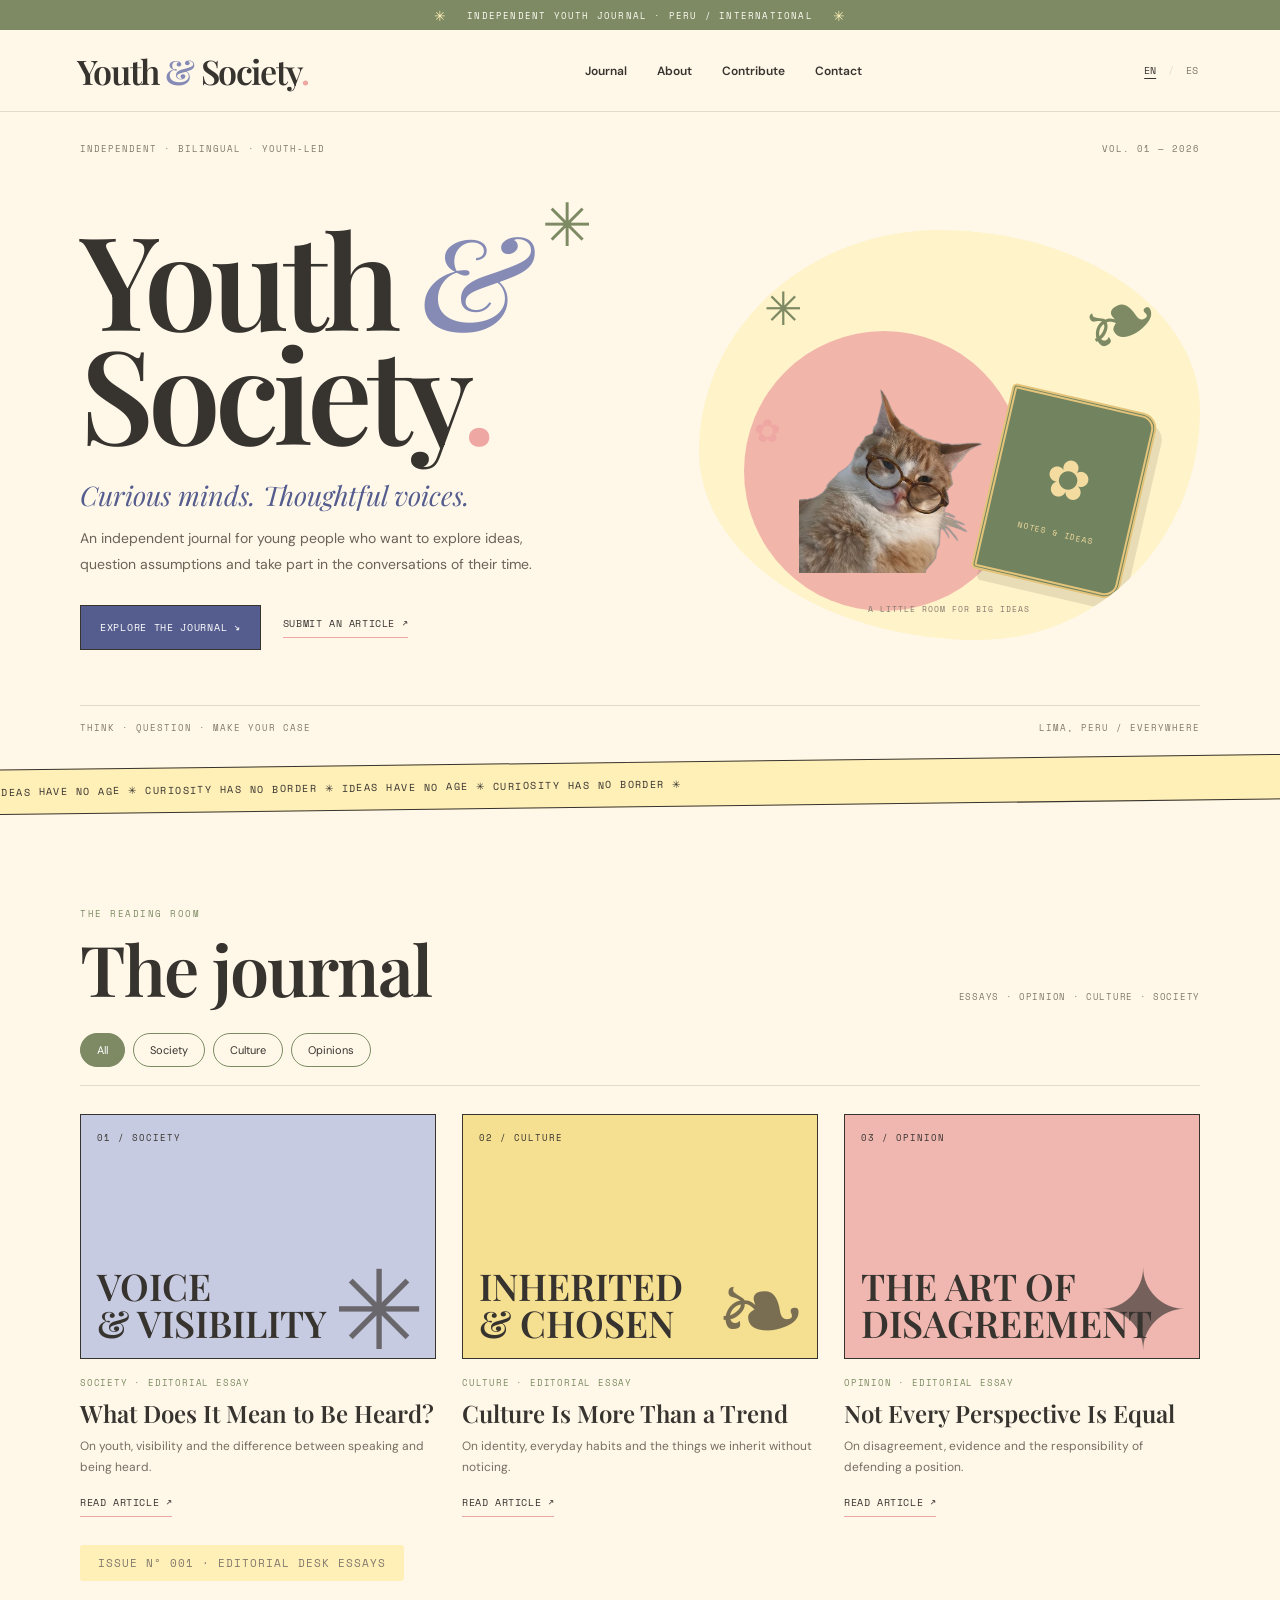
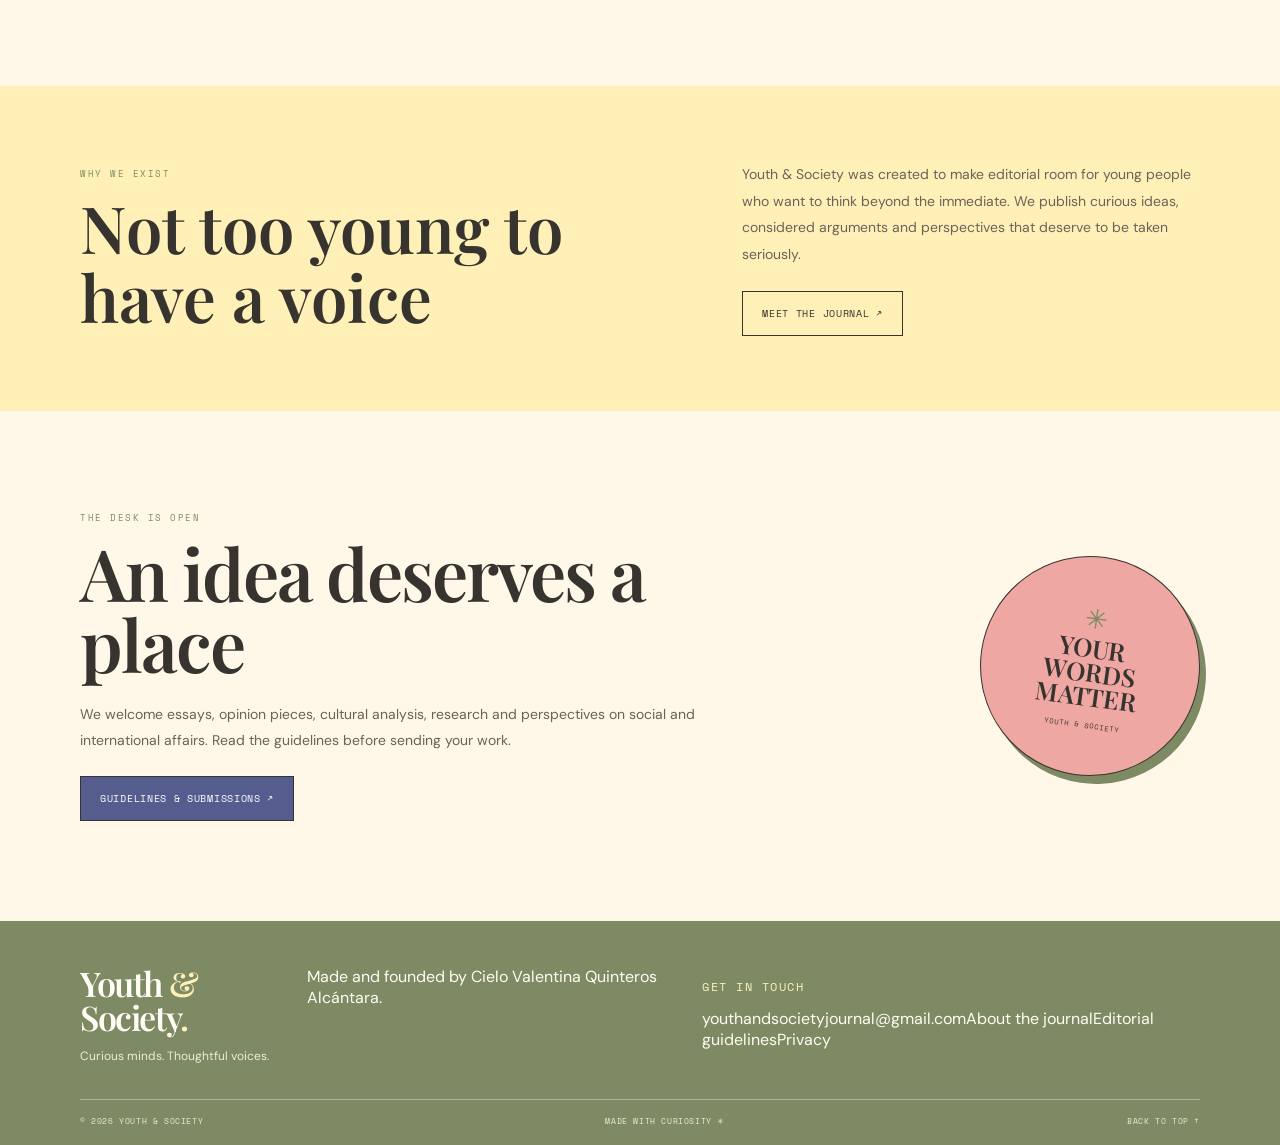
<file: index.html>
<!doctype html>
<html lang="en">
<head>
  <meta charset="utf-8">
  <meta name="viewport" content="width=device-width, initial-scale=1">
  <meta name="description" content="Youth & Society is an independent bilingual youth journal for essays, research and perspectives on society, politics, history and culture.">
  <meta name="theme-color" content="#fff0b8">
  <title>Youth & Society — Independent Youth Journal</title>
  <link rel="preconnect" href="https://fonts.googleapis.com">
  <link rel="preconnect" href="https://fonts.gstatic.com" crossorigin>
  <link href="https://fonts.googleapis.com/css2?family=DM+Sans:wght@400;500;600;700&family=Playfair+Display:wght@500;600;700&family=Space+Mono:wght@400;700&display=swap" rel="stylesheet">
  <link rel="stylesheet" href="style.css">
  <script defer src="script.js"></script>
  <style>
    .cat-art {
      display: flex;
      align-items: center;
      justify-content: center;
      overflow: visible;
    }

    .cat-art img {
      display: block;
      width: 100%;
      height: 100%;
      object-fit: contain;
      object-position: center;
    }
  </style>
</head>
<body>
  <div class="top-strip"><span>✳</span><span data-es="REVISTA JUVENIL INDEPENDIENTE · PERÚ / INTERNACIONAL" data-en="INDEPENDENT YOUTH JOURNAL · PERU / INTERNATIONAL">INDEPENDENT YOUTH JOURNAL · PERU / INTERNATIONAL</span><span>✳</span></div>

  <header class="site-header">
    <a class="brand" href="index.html" aria-label="Youth and Society home">Youth <i>&</i> Society<span>.</span></a>
    <nav class="desktop-nav" aria-label="Main navigation">
      <a href="#journal" data-es="Revista" data-en="Journal">Journal</a>
      <a href="about.html" data-es="Nosotros" data-en="About">About</a>
      <a href="guidelines.html" data-es="Colabora" data-en="Contribute">Contribute</a>
      <a href="#contact" data-es="Contacto" data-en="Contact">Contact</a>
    </nav>
    <div class="header-actions">
      <div class="language-switch" aria-label="Language">
        <button type="button" data-lang="en" class="active" aria-pressed="true">EN</button><span>/</span><button type="button" data-lang="es" aria-pressed="false">ES</button>
      </div>
      <button class="menu-toggle" id="menuToggle" aria-label="Open menu" aria-expanded="false"><span></span><span></span><span></span></button>
    </div>
  </header>

  <nav class="mobile-nav" id="mobileNav" aria-hidden="true">
    <a href="#journal" data-es="Revista" data-en="Journal">Journal</a>
    <a href="about.html" data-es="Nosotros" data-en="About">About</a>
    <a href="guidelines.html" data-es="Colabora" data-en="Contribute">Contribute</a>
    <a href="#contact" data-es="Contacto" data-en="Contact">Contact</a>
  </nav>

  <main>
    <section class="hero wrap" id="home">
      <div class="hero-kicker"><span data-es="INDEPENDIENTE · BILINGÜE · JUVENIL" data-en="INDEPENDENT · BILINGUAL · YOUTH-LED">INDEPENDENT · BILINGUAL · YOUTH-LED</span><span>VOL. 01 — 2026</span></div>

      <div class="hero-main">
        <div class="hero-title-block">
          <div class="hero-ornament star-one">✳</div>
          <h1>Youth <em>&</em><br>Society<span>.</span></h1>
          <p class="hero-tagline" data-es="Mentes curiosas. Voces reflexivas." data-en="Curious minds. Thoughtful voices.">Curious minds. Thoughtful voices.</p>
          <p class="hero-intro" data-es="Una revista independiente para jóvenes que quieren explorar ideas, cuestionar lo establecido y participar en las conversaciones de su tiempo." data-en="An independent journal for young people who want to explore ideas, question assumptions and take part in the conversations of their time.">An independent journal for young people who want to explore ideas, question assumptions and take part in the conversations of their time.</p>
          <div class="hero-links"><a class="button button-dark" href="#journal" data-es="EXPLORAR LA REVISTA ↘" data-en="EXPLORE THE JOURNAL ↘">EXPLORE THE JOURNAL ↘</a><a class="text-link" href="guidelines.html" data-es="ENVIAR UN ARTÍCULO ↗" data-en="SUBMIT AN ARTICLE ↗">SUBMIT AN ARTICLE ↗</a></div>
        </div>

        <div class="hero-art" aria-label="Decorative illustration inspired by the journal's cat, book and botanical identity">
          <div class="sun-shape"></div>
          <div class="art-star star-two">✳</div>
          <div class="book-art"><span>✿</span><small>NOTES & IDEAS</small></div>

          <div class="cat-art">
        <img src="images/gato1.png" alt="The Youth & Society journal cat">
          </div>

          <div class="olive-art">❧</div>
          <div class="flower-art">✿</div>
          <span class="art-caption">A LITTLE ROOM FOR BIG IDEAS</span>
        </div>
      </div>

      <div class="hero-foot"><span data-es="PENSAR · PREGUNTAR · ARGUMENTAR" data-en="THINK · QUESTION · MAKE YOUR CASE">THINK · QUESTION · MAKE YOUR CASE</span><span>LIMA, PERU / EVERYWHERE</span></div>
    </section>

    <div class="ticker" aria-hidden="true"><div>IDEAS HAVE NO AGE ✳ CURIOSITY HAS NO BORDER ✳ IDEAS HAVE NO AGE ✳ CURIOSITY HAS NO BORDER ✳</div></div>

    <section class="section wrap" id="journal">
      <div class="section-head"><div><p class="eyebrow" data-es="LA SALA DE LECTURA" data-en="THE READING ROOM">THE READING ROOM</p><h2 data-es="La revista" data-en="The journal">The journal</h2></div><p class="section-note" data-es="ENSAYOS · OPINIÓN · CULTURA · SOCIEDAD" data-en="ESSAYS · OPINION · CULTURE · SOCIETY">ESSAYS · OPINION · CULTURE · SOCIETY</p></div>

      <div class="filter-row" aria-label="Filter articles">
        <button class="filter active" data-filter="all" data-es="Todo" data-en="All">All</button>
        <button class="filter" data-filter="society" data-es="Sociedad" data-en="Society">Society</button>
        <button class="filter" data-filter="culture" data-es="Cultura" data-en="Culture">Culture</button>
        <button class="filter" data-filter="opinions" data-es="Opinión" data-en="Opinions">Opinions</button>
      </div>

      <div class="article-grid">
        <article class="article-card" data-category="society">
          <a href="articles/what-does-it-mean-to-be-heard.html" class="article-art art-blue"><span>01 / SOCIETY</span><b>VOICE<br>& VISIBILITY</b><i>✳</i></a>
          <p class="article-meta">SOCIETY · EDITORIAL ESSAY</p>
          <h3 data-es="¿Qué significa ser escuchado?" data-en="What Does It Mean to Be Heard?">What Does It Mean to Be Heard?</h3>
          <p class="card-description" data-es="Sobre juventud, visibilidad y la diferencia entre hablar y ser escuchado." data-en="On youth, visibility and the difference between speaking and being heard.">On youth, visibility and the difference between speaking and being heard.</p>
          <a class="read-link" href="articles/what-does-it-mean-to-be-heard.html" data-es="LEER ARTÍCULO ↗" data-en="READ ARTICLE ↗">READ ARTICLE ↗</a>
        </article>

        <article class="article-card" data-category="culture">
          <a href="articles/culture-is-more-than-a-trend.html" class="article-art art-yellow"><span>02 / CULTURE</span><b>INHERITED<br>& CHOSEN</b><i>❧</i></a>
          <p class="article-meta">CULTURE · EDITORIAL ESSAY</p>
          <h3 data-es="La cultura es más que una tendencia" data-en="Culture Is More Than a Trend">Culture Is More Than a Trend</h3>
          <p class="card-description" data-es="Sobre identidad, hábitos cotidianos y aquello que heredamos sin notarlo." data-en="On identity, everyday habits and the things we inherit without noticing.">On identity, everyday habits and the things we inherit without noticing.</p>
          <a class="read-link" href="articles/culture-is-more-than-a-trend.html" data-es="LEER ARTÍCULO ↗" data-en="READ ARTICLE ↗">READ ARTICLE ↗</a>
        </article>

        <article class="article-card" data-category="opinions">
          <a href="articles/there-is-more-than-one-perspective.html" class="article-art art-pink"><span>03 / OPINION</span><b>THE ART OF<br>DISAGREEMENT</b><i>✦</i></a>
          <p class="article-meta">OPINION · EDITORIAL ESSAY</p>
          <h3 data-es="No todas las perspectivas son iguales" data-en="Not Every Perspective Is Equal">Not Every Perspective Is Equal</h3>
          <p class="card-description" data-es="Sobre desacuerdo, evidencia y la responsabilidad de defender una postura." data-en="On disagreement, evidence and the responsibility of defending a position.">On disagreement, evidence and the responsibility of defending a position.</p>
          <a class="read-link" href="articles/there-is-more-than-one-perspective.html" data-es="LEER ARTÍCULO ↗" data-en="READ ARTICLE ↗">READ ARTICLE ↗</a>
        </article>
      </div>

      <p class="editorial-note" data-es="ISSUE Nº 001 · ENSAYOS DE LA MESA EDITORIAL" data-en="ISSUE Nº 001 · EDITORIAL DESK ESSAYS">ISSUE Nº 001 · EDITORIAL DESK ESSAYS</p>
    </section>

    <section class="about-band">
      <div class="wrap about-band-inner">
        <div><p class="eyebrow" data-es="POR QUÉ EXISTIMOS" data-en="WHY WE EXIST">WHY WE EXIST</p><h2 data-es="No somos demasiado jóvenes para tener una voz" data-en="Not too young to have a voice">Not too young to have a voice<span>.</span></h2></div>
        <div><p data-es="Youth & Society nació para abrir un espacio editorial a jóvenes que quieren pensar más allá de lo inmediato. Publicamos ideas con curiosidad, argumentos con fundamento y perspectivas que merecen ser tomadas en serio." data-en="Youth & Society was created to make editorial room for young people who want to think beyond the immediate. We publish curious ideas, considered arguments and perspectives that deserve to be taken seriously.">Youth & Society was created to make editorial room for young people who want to think beyond the immediate. We publish curious ideas, considered arguments and perspectives that deserve to be taken seriously.</p><a class="button button-light" href="about.html" data-es="CONOCE EL PROYECTO ↗" data-en="MEET THE JOURNAL ↗">MEET THE JOURNAL ↗</a></div>
      </div>
    </section>

    <section class="contribute-section wrap">
      <div class="contribute-copy"><p class="eyebrow" data-es="LA MESA ESTÁ ABIERTA" data-en="THE DESK IS OPEN">THE DESK IS OPEN</p><h2 data-es="Una idea merece un lugar" data-en="An idea deserves a place
      ">An idea deserves a place<span>.</span></h2><p data-es="Aceptamos ensayos, artículos de opinión, análisis culturales, investigaciones y perspectivas sobre asuntos sociales e internacionales. Lee las normas antes de enviar tu propuesta." data-en="We welcome essays, opinion pieces, cultural analysis, research and perspectives on social and international affairs. Read the guidelines before sending your work.">We welcome essays, opinion pieces, cultural analysis, research and perspectives on social and international affairs. Read the guidelines before sending your work.</p><a class="button button-dark" href="guidelines.html" data-es="NORMAS Y ENVÍOS ↗" data-en="GUIDELINES & SUBMISSIONS ↗">GUIDELINES & SUBMISSIONS ↗</a></div>
      <div class="contribute-stamp"><span>✳</span><b>YOUR<br>WORDS<br>MATTER</b><small>YOUTH & SOCIETY</small></div>
    </section>
  </main>

  <footer id="contact" class="footer">
    <div class="wrap footer-top">
      <div><a class="brand footer-brand" href="index.html">Youth <i>&</i> Society<span>.</span></a><p data-es="Mentes curiosas. Voces reflexivas." data-en="Curious minds. Thoughtful voices.">Mentes curiosas. Voces reflexivas.</p></div>
      
      <span class="founder-credit"
      data-en="Made and founded by Cielo Valentina Quinteros Alcántara."
      data-es="Hecho y fundado por Cielo Valentina Quinteros Alcántara.">
  Hecho y fundado por Cielo Valentina Quinteros Alcántara.
</span>

      <div><p class="eyebrow" data-es="ESCRÍBENOS" data-en="GET IN TOUCH">GET IN TOUCH</p><a href="mailto:youthandsocietyjournal@gmail.com">youthandsocietyjournal@gmail.com</a><a 
      href="about.html" data-es="Sobre la revista" data-en="About the journal">About the journal</a><a href="guidelines.html" data-es="Normas editoriales" data-en="Editorial guidelines">Editorial guidelines</a><a href="privacy.html" data-es="Privacidad" data-en="Privacy">Privacy</a></div>
    </div>
    <div class="wrap footer-bottom"><span>© 2026 YOUTH & SOCIETY</span><span data-es="HECHO CON CURIOSIDAD ✳" data-en="MADE WITH CURIOSITY ✳">MADE WITH CURIOSITY ✳</span><a href="#home" data-es="VOLVER ARRIBA ↑" data-en="BACK TO TOP ↑">BACK TO TOP ↑</a></div>
  </footer>
</body>
</html>
</file>
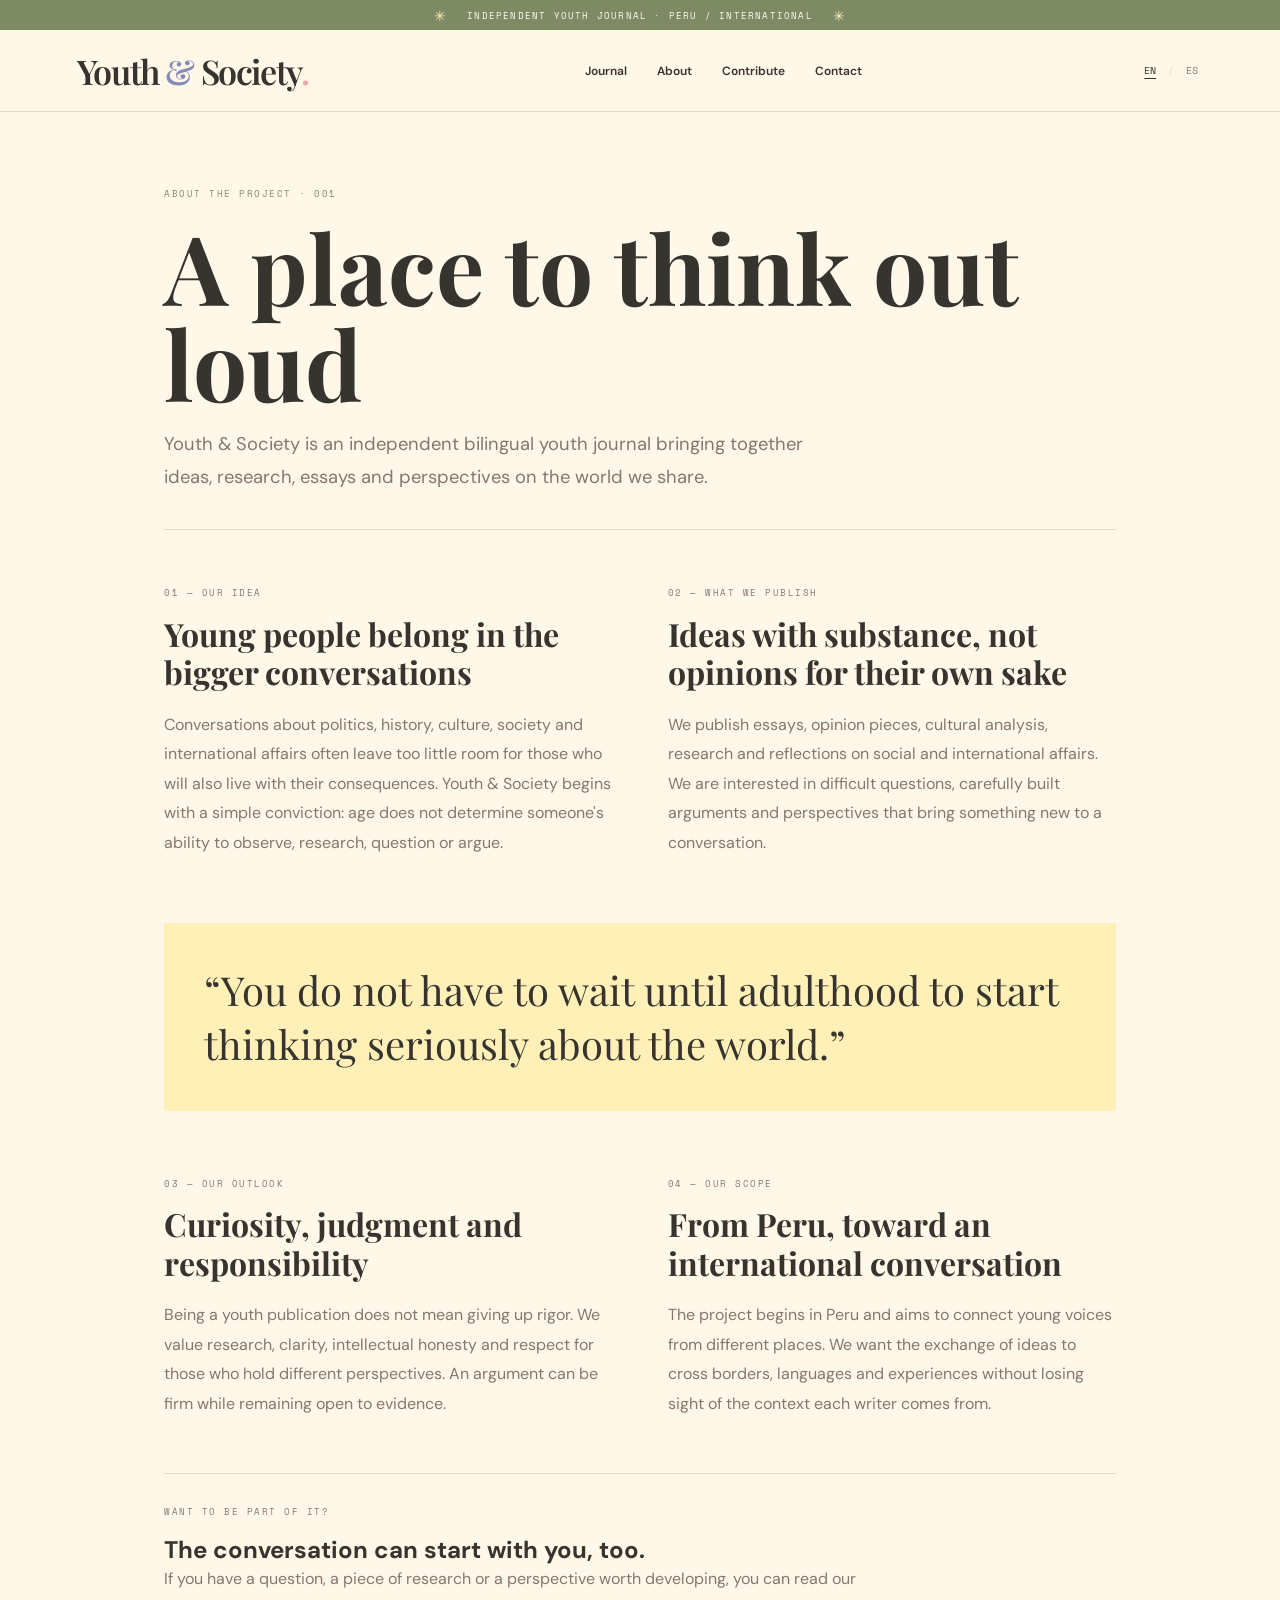
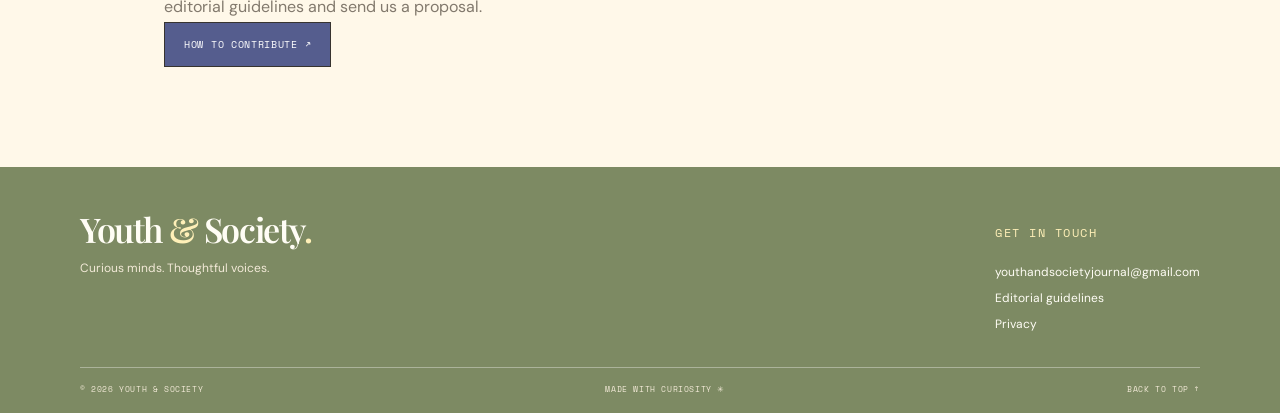
<file: about.html>
<!doctype html>
<html lang="en">
<head>
  <meta charset="utf-8">
  <meta name="viewport" content="width=device-width, initial-scale=1">
  <meta name="description" content="Learn about Youth & Society, an independent bilingual youth journal.">
  <title>About — Youth & Society</title>
  <link rel="preconnect" href="https://fonts.googleapis.com">
  <link rel="preconnect" href="https://fonts.gstatic.com" crossorigin>
  <link href="https://fonts.googleapis.com/css2?family=DM+Sans:wght@400;500;600;700&family=Playfair+Display:wght@500;600;700&family=Space+Mono:wght@400;700&display=swap" rel="stylesheet">
  <link rel="stylesheet" href="style.css">
  <script defer src="script.js"></script>
  <style>
    .about-page { max-width: 1000px; margin: 0 auto; padding: 75px 24px 100px; }
    .page-heading { border-bottom: 1px solid var(--line); padding-bottom: 35px; margin-bottom: 45px; }
    .page-heading h1 { font-family: var(--serif); font-size: clamp(3rem, 8vw, 6rem); line-height: 1; margin: 18px 0; color: var(--ink); }
    .page-heading h1 span, .about-content h2 span { color: var(--olive); }
    .page-lead { max-width: 680px; font-size: 1.15rem; line-height: 1.8; color: var(--muted); }
    .about-content { display: grid; grid-template-columns: 1fr 1fr; gap: 55px; margin: 55px 0; }
    .about-content h2 { font-family: var(--serif); font-size: 2rem; line-height: 1.2; margin: 0 0 18px; }
    .about-content p { line-height: 1.85; color: var(--muted); }
    .about-quote { background: var(--butter); padding: 40px; margin: 65px 0; }
    .about-quote p { font-family: var(--serif); font-size: clamp(1.6rem, 4vw, 2.5rem); line-height: 1.35; margin: 0; color: var(--ink); }
    .about-bottom { border-top: 1px solid var(--line); padding-top: 30px; }
    .about-bottom p { line-height: 1.8; color: var(--muted); max-width: 700px; }
    @media(max-width: 700px) { .about-content { grid-template-columns: 1fr; gap: 25px; } .about-page { padding-top: 50px; } .about-quote { padding: 25px; } }
  </style>
</head>
<body>

  <div class="top-strip"><span>✳</span><span data-es="REVISTA JUVENIL INDEPENDIENTE · PERÚ / INTERNACIONAL" data-en="INDEPENDENT YOUTH JOURNAL · PERU / INTERNATIONAL">INDEPENDENT YOUTH JOURNAL · PERU / INTERNATIONAL</span><span>✳</span></div>

  <header class="site-header">
    <a class="brand" href="index.html">Youth <i>&</i> Society<span>.</span></a>
    <nav class="desktop-nav" aria-label="Main navigation">
      <a href="index.html#journal" data-es="Revista" data-en="Journal">Journal</a>
      <a href="about.html" data-es="Nosotros" data-en="About">About</a>
      <a href="guidelines.html" data-es="Colabora" data-en="Contribute">Contribute</a>
      <a href="index.html#contact" data-es="Contacto" data-en="Contact">Contact</a>
    </nav>
    <div class="header-actions">
      <div class="language-switch" aria-label="Language">
        <button type="button" data-lang="en" class="active" aria-pressed="true">EN</button><span>/</span><button type="button" data-lang="es" aria-pressed="false">ES</button>
      </div>
      <button class="menu-toggle" id="menuToggle" aria-label="Open menu" aria-expanded="false"><span></span><span></span><span></span></button>
    </div>
  </header>

  <nav class="mobile-nav" id="mobileNav" aria-hidden="true">
    <a href="index.html#journal" data-es="Revista" data-en="Journal">Journal</a>
    <a href="about.html" data-es="Nosotros" data-en="About">About</a>
    <a href="guidelines.html" data-es="Colabora" data-en="Contribute">Contribute</a>
    <a href="index.html#contact" data-es="Contacto" data-en="Contact">Contact</a>
  </nav>

  <main class="about-page">
    <div class="page-heading">
      <p class="eyebrow" data-es="SOBRE EL PROYECTO · 001" data-en="ABOUT THE PROJECT · 001">ABOUT THE PROJECT · 001</p>
      <h1 data-es="Un espacio para pensar en voz alta" data-en="A place to think out loud">A place to<br>think out loud<span>.</span></h1>
      <p class="page-lead" data-es="Youth & Society es una revista juvenil independiente y bilingüe que reúne ideas, investigaciones, ensayos y perspectivas sobre el mundo que compartimos." data-en="Youth & Society is an independent bilingual youth journal bringing together ideas, research, essays and perspectives on the world we share.">Youth & Society is an independent bilingual youth journal bringing together ideas, research, essays and perspectives on the world we share.</p>
    </div>

    <div class="about-content">
      <section>
        <p class="eyebrow" data-es="01 — NUESTRA IDEA" data-en="01 — OUR IDEA">01 — OUR IDEA</p>
        <h2 data-es="La juventud también participa en las grandes conversaciones" data-en="Young people belong in the bigger conversations">Young people belong in the bigger conversations<span>.</span></h2>
        <p data-es="Las discusiones sobre política, historia, cultura, sociedad y asuntos internacionales suelen desarrollarse sin dar suficiente espacio a quienes también vivirán sus consecuencias. Youth & Society nace de una convicción sencilla: la edad no determina la capacidad de observar, investigar, cuestionar o argumentar." data-en="Conversations about politics, history, culture, society and international affairs often leave too little room for those who will also live with their consequences. Youth & Society begins with a simple conviction: age does not determine someone's ability to observe, research, question or argue.">Conversations about politics, history, culture, society and international affairs often leave too little room for those who will also live with their consequences. Youth & Society begins with a simple conviction: age does not determine someone's ability to observe, research, question or argue.</p>
      </section>

      <section>
        <p class="eyebrow" data-es="02 — QUÉ PUBLICAMOS" data-en="02 — WHAT WE PUBLISH">02 — WHAT WE PUBLISH</p>
        <h2 data-es="Ideas con contenido, no opiniones por costumbre" data-en="Ideas with substance, not opinions for their own sake">Ideas with substance, not opinions for their own sake<span>.</span></h2>
        <p data-es="Publicamos ensayos, artículos de opinión, análisis culturales, investigaciones y reflexiones sobre asuntos sociales e internacionales. Nos interesan las preguntas difíciles, los argumentos bien construidos y las perspectivas capaces de aportar algo nuevo a una conversación." data-en="We publish essays, opinion pieces, cultural analysis, research and reflections on social and international affairs. We are interested in difficult questions, carefully built arguments and perspectives that bring something new to a conversation.">We publish essays, opinion pieces, cultural analysis, research and reflections on social and international affairs. We are interested in difficult questions, carefully built arguments and perspectives that bring something new to a conversation.</p>
      </section>
    </div>

    <div class="about-quote">
      <p data-es="«No hace falta esperar a tener una voz adulta para empezar a pensar seriamente sobre el mundo»." data-en="“You do not have to wait until adulthood to start thinking seriously about the world.”">“You do not have to wait until adulthood to start thinking seriously about the world.”</p>
    </div>

    <div class="about-content">
      <section>
        <p class="eyebrow" data-es="03 — NUESTRA MIRADA" data-en="03 — OUR OUTLOOK">03 — OUR OUTLOOK</p>
        <h2 data-es="Curiosidad, criterio y responsabilidad" data-en="Curiosity, judgment and responsibility">Curiosity, judgment and responsibility<span>.</span></h2>
        <p data-es="Ser una publicación juvenil no significa renunciar al rigor. Valoramos la investigación, la claridad, la honestidad intelectual y el respeto por quienes sostienen perspectivas distintas. Una postura puede ser firme sin dejar de estar abierta a la evidencia." data-en="Being a youth publication does not mean giving up rigor. We value research, clarity, intellectual honesty and respect for those who hold different perspectives. An argument can be firm while remaining open to evidence.">Being a youth publication does not mean giving up rigor. We value research, clarity, intellectual honesty and respect for those who hold different perspectives. An argument can be firm while remaining open to evidence.</p>
      </section>

      <section>
        <p class="eyebrow" data-es="04 — NUESTRO ALCANCE" data-en="04 — OUR SCOPE">04 — OUR SCOPE</p>
        <h2 data-es="Desde Perú, hacia una conversación internacional" data-en="From Peru, toward an international conversation">From Peru, toward an international conversation<span>.</span></h2>
        <p data-es="El proyecto comienza en Perú y aspira a conectar voces jóvenes de distintos lugares. Queremos que el intercambio de ideas atraviese fronteras, idiomas y experiencias, sin perder de vista el contexto desde el que cada persona escribe." data-en="The project begins in Peru and aims to connect young voices from different places. We want the exchange of ideas to cross borders, languages and experiences without losing sight of the context each writer comes from.">The project begins in Peru and aims to connect young voices from different places. We want the exchange of ideas to cross borders, languages and experiences without losing sight of the context each writer comes from.</p>
      </section>
    </div>

    <div class="about-bottom">
      <p class="eyebrow" data-es="¿QUIERES FORMAR PARTE?" data-en="WANT TO BE PART OF IT?">WANT TO BE PART OF IT?</p>
      <h2 data-es="La conversación también puede empezar contigo." data-en="The conversation can start with you, too.">The conversation can start with you, too.</h2>
      <p data-es="Si tienes una pregunta, una investigación o una perspectiva que merece desarrollarse, puedes conocer nuestras normas editoriales y enviarnos una propuesta." data-en="If you have a question, a piece of research or a perspective worth developing, you can read our editorial guidelines and send us a proposal.">If you have a question, a piece of research or a perspective worth developing, you can read our editorial guidelines and send us a proposal.</p>
      <a class="button button-dark" href="guidelines.html" data-es="CÓMO COLABORAR ↗" data-en="HOW TO CONTRIBUTE ↗">HOW TO CONTRIBUTE ↗</a>
    </div>
  </main>

  <footer id="contact" class="footer">
    <div class="wrap footer-top">
      <div><a class="brand footer-brand" href="index.html">Youth <i>&</i> Society<span>.</span></a><p data-es="Mentes curiosas. Voces reflexivas." data-en="Curious minds. Thoughtful voices.">Curious minds. Thoughtful voices.</p></div>
      <div><p class="eyebrow" data-es="ESCRÍBENOS" data-en="GET IN TOUCH">GET IN TOUCH</p><a href="mailto:youthandsocietyjournal@gmail.com">youthandsocietyjournal@gmail.com</a><a href="guidelines.html" data-es="Normas editoriales" data-en="Editorial guidelines">Editorial guidelines</a><a href="privacy.html" data-es="Privacidad" data-en="Privacy">Privacy</a></div>
    </div>
    <div class="wrap footer-bottom"><span>© 2026 YOUTH & SOCIETY</span><span data-es="HECHO CON CURIOSIDAD ✳" data-en="MADE WITH CURIOSITY ✳">MADE WITH CURIOSITY ✳</span><a href="#top" data-es="VOLVER ARRIBA ↑" data-en="BACK TO TOP ↑">BACK TO TOP ↑</a></div>
  </footer>
</body>
</html>
</file>
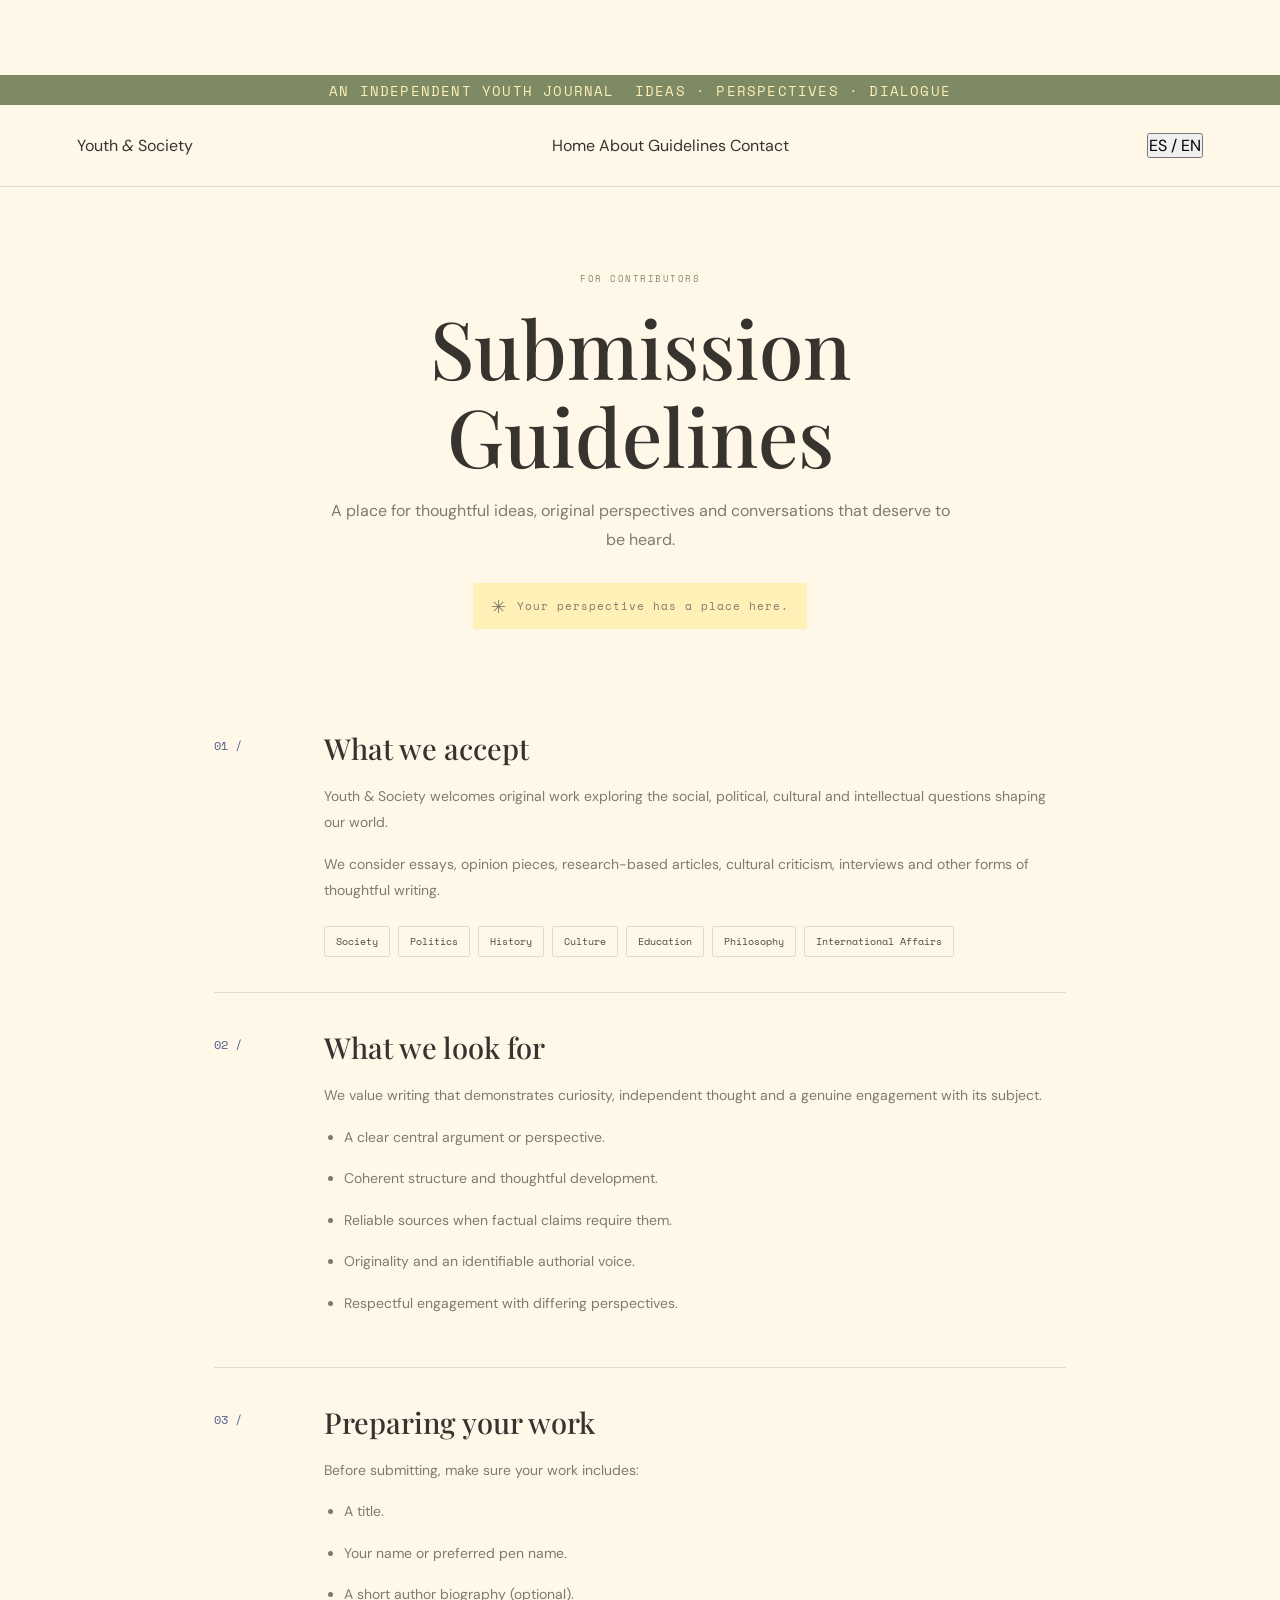
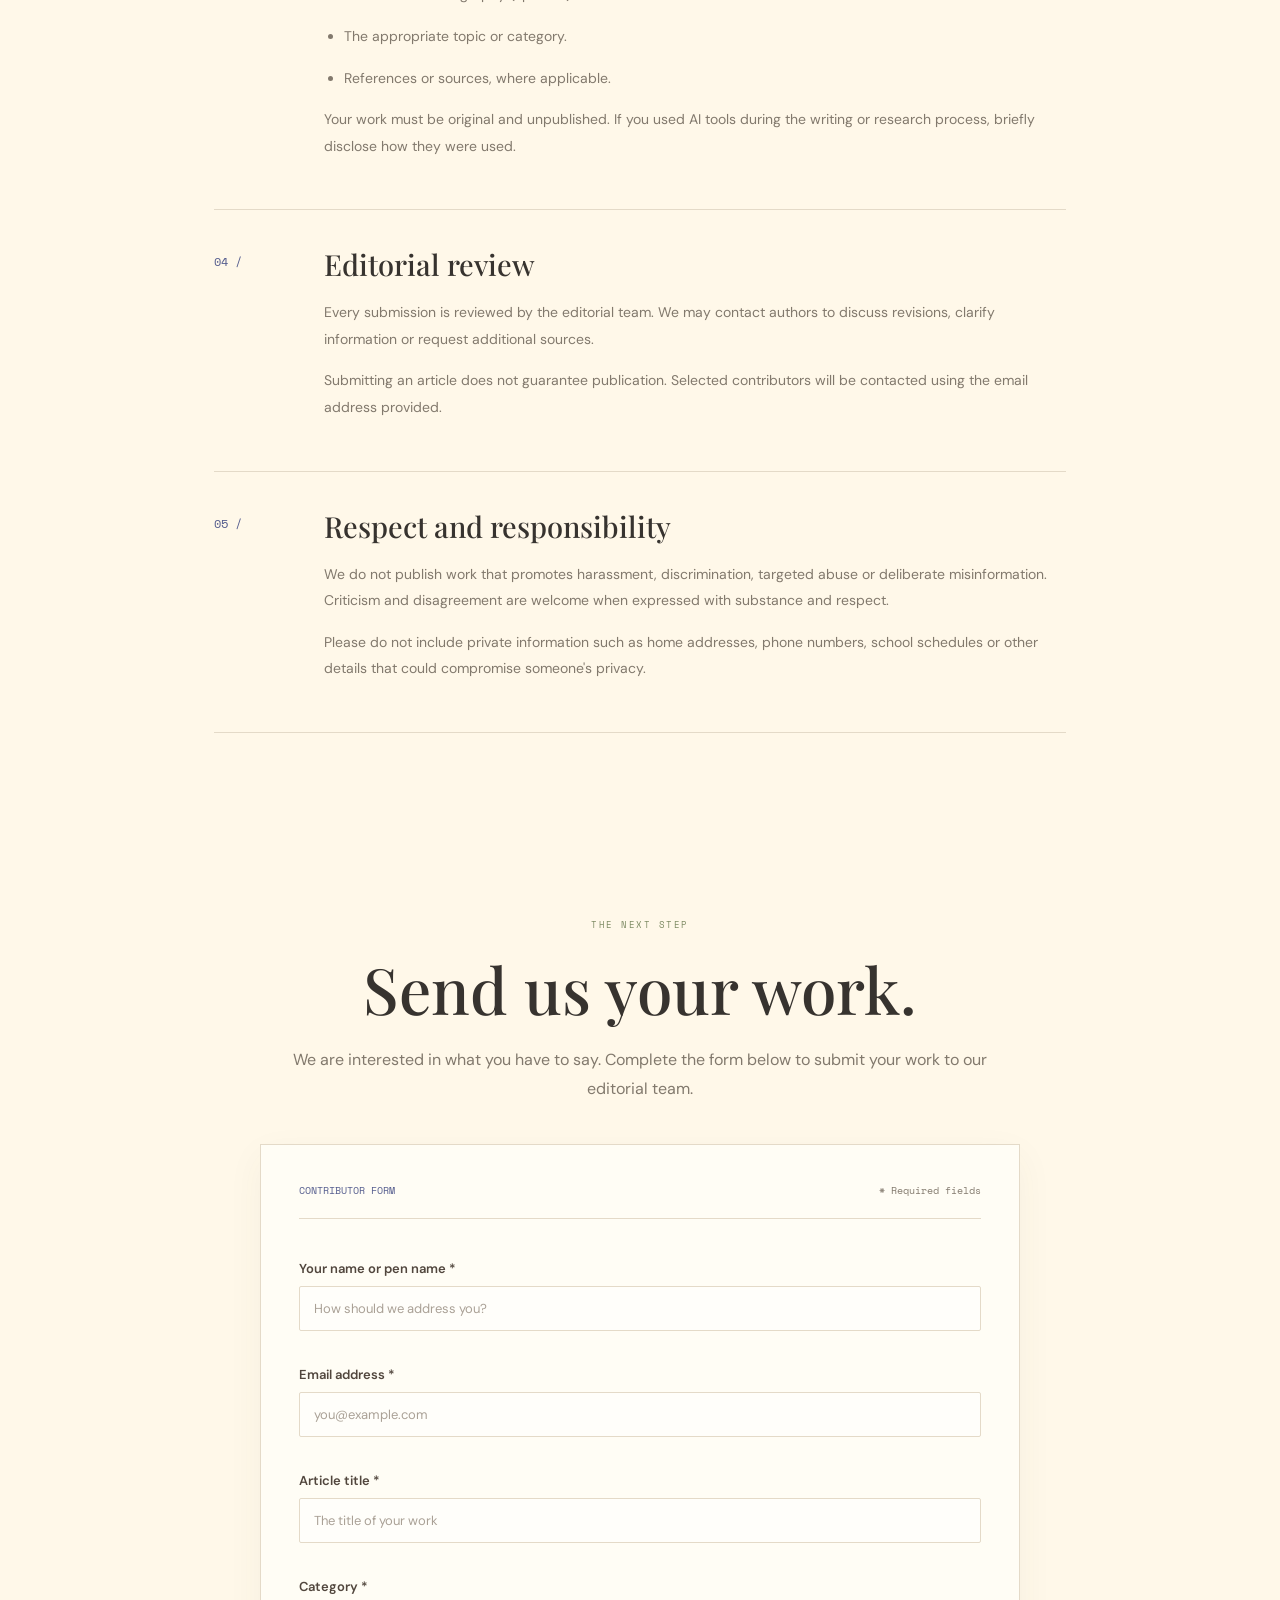
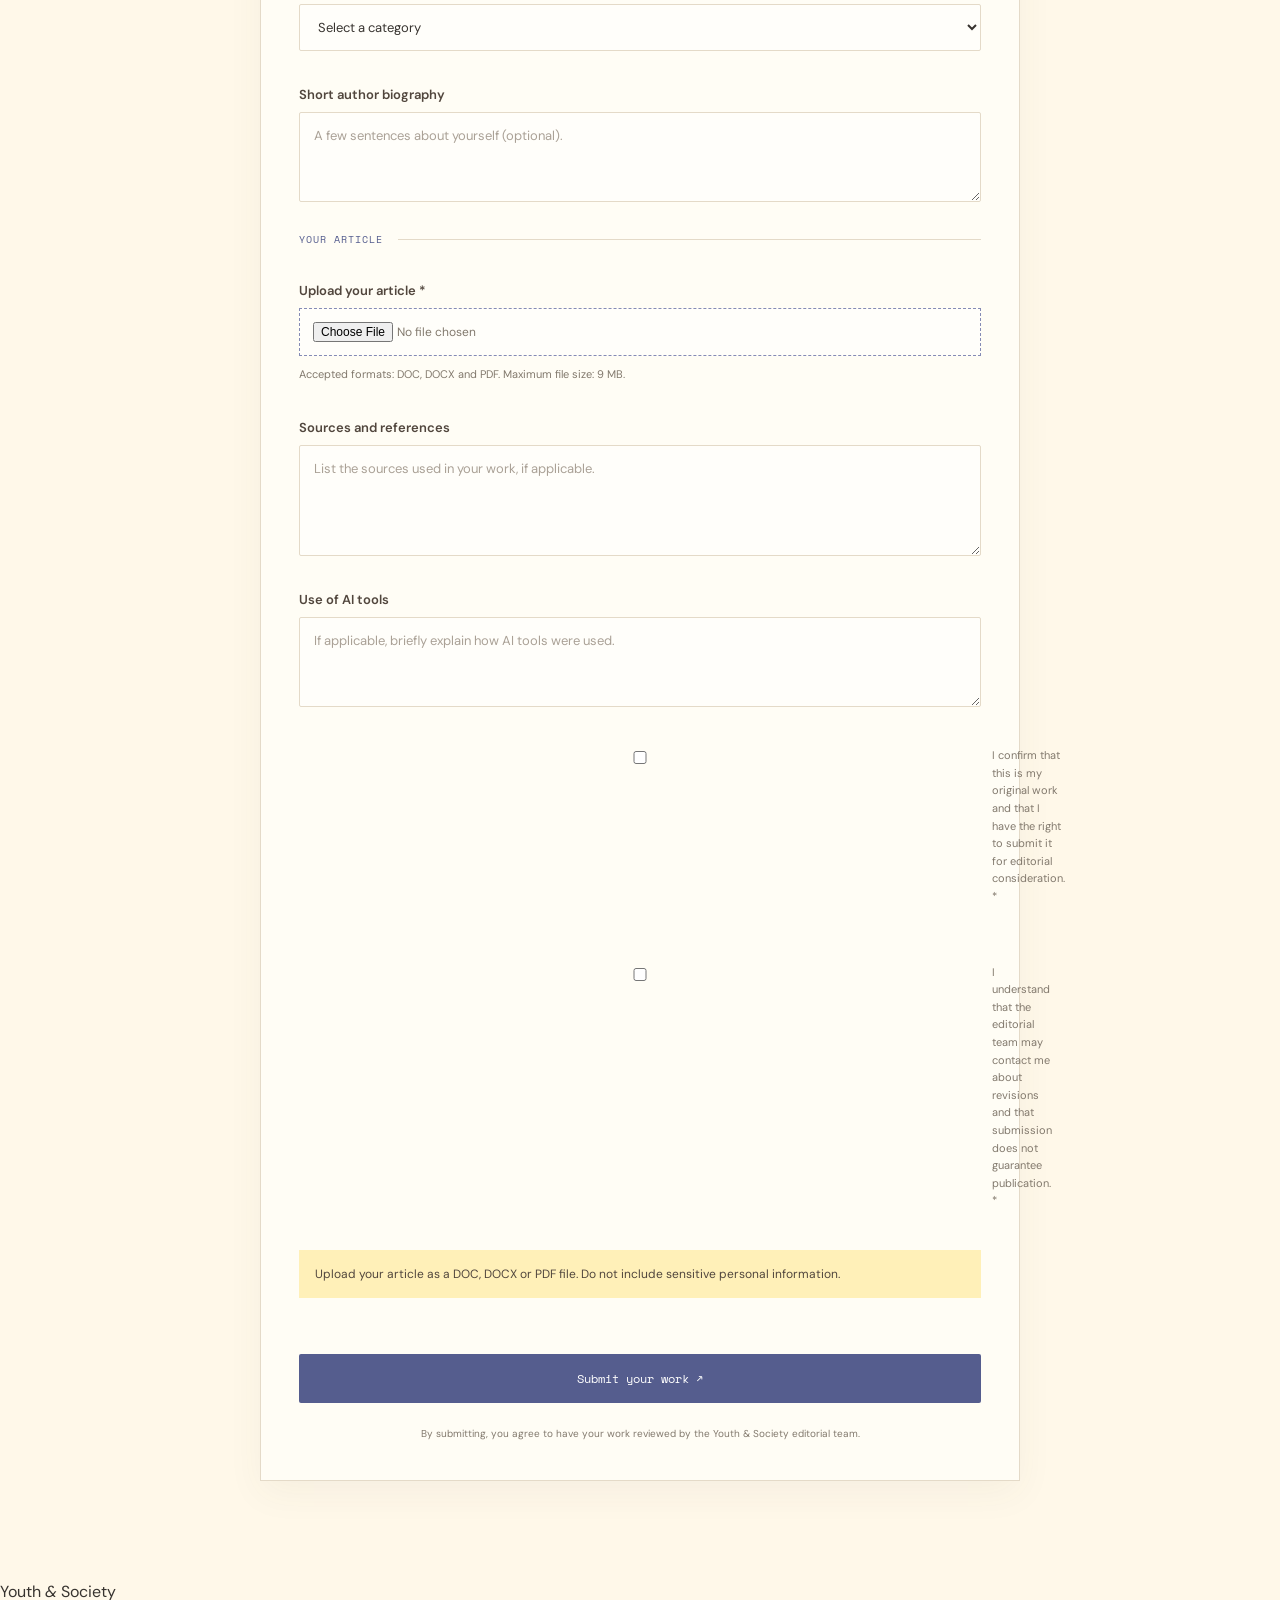
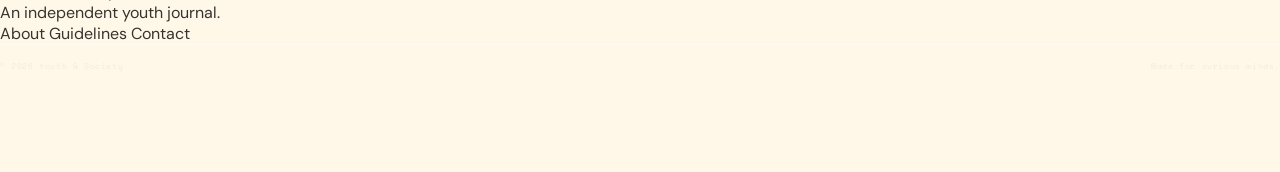
<file: guidelines.html>
<!DOCTYPE html>
<html lang="en">
<head>
  <meta charset="UTF-8">
  <meta name="viewport" content="width=device-width, initial-scale=1.0">
  <meta name="description" content="Youth & Society submission guidelines and article submission form.">
  <title>Submission Guidelines — Youth & Society</title>

  <link rel="preconnect" href="https://fonts.googleapis.com">
  <link rel="preconnect" href="https://fonts.gstatic.com" crossorigin>
  <link href="https://fonts.googleapis.com/css2?family=DM+Sans:wght@400;500;600;700&family=Playfair+Display:wght@400;500;600;700&family=Space+Mono:wght@400;700&display=swap" rel="stylesheet">

  <link rel="stylesheet" href="style.css">
</head>

<body class="interior-page">

  <div class="top-strip">
    <span data-en="AN INDEPENDENT YOUTH JOURNAL"
          data-es="UNA REVISTA JUVENIL INDEPENDIENTE">
      AN INDEPENDENT YOUTH JOURNAL
    </span>
    <span data-en="IDEAS · PERSPECTIVES · DIALOGUE"
          data-es="IDEAS · PERSPECTIVAS · DIÁLOGO">
      IDEAS · PERSPECTIVES · DIALOGUE
    </span>
  </div>

  <header class="site-header">
    <a href="index.html" class="logo">
      <span>Youth <em>&</em> Society</span>
    </a>

    <nav class="main-nav">
      <a href="index.html" data-en="Home" data-es="Inicio">Home</a>
      <a href="about.html" data-en="About" data-es="Nosotros">About</a>
      <a href="guidelines.html" class="active"
         data-en="Guidelines" data-es="Envíos">Guidelines</a>
      <a href="index.html#contact"
         data-en="Contact" data-es="Contacto">Contact</a>
    </nav>

    <button class="language-toggle" id="languageToggle" type="button">
      ES / EN
    </button>
  </header>

  <main>

    <section class="interior-hero">
      <p class="eyebrow"
         data-en="FOR CONTRIBUTORS"
         data-es="PARA COLABORADORES">
        FOR CONTRIBUTORS
      </p>

      <h1 data-en="Submission Guidelines"
          data-es="Normas de publicación">
        Submission Guidelines
      </h1>

      <p class="page-intro"
         data-en="A place for thoughtful ideas, original perspectives and conversations that deserve to be heard."
         data-es="Un espacio para ideas reflexivas, perspectivas originales y conversaciones que merecen ser escuchadas.">
        A place for thoughtful ideas, original perspectives and conversations that deserve to be heard.
      </p>

      <div class="editorial-note">
        <span class="note-star">✳</span>
        <span data-en="Your perspective has a place here."
              data-es="Tu perspectiva tiene un lugar aquí.">
          Your perspective has a place here.
        </span>
      </div>
    </section>


    <section class="guidelines-content prose">

      <article class="guideline-section">
        <span class="section-number">01 /</span>
        <div>
          <h2 data-en="What we accept"
              data-es="Qué publicamos">
            What we accept
          </h2>

          <p data-en="Youth & Society welcomes original work exploring the social, political, cultural and intellectual questions shaping our world."
             data-es="Youth & Society recibe trabajos originales que exploren las cuestiones sociales, políticas, culturales e intelectuales que dan forma a nuestro mundo.">
            Youth & Society welcomes original work exploring the social, political, cultural and intellectual questions shaping our world.
          </p>

          <p data-en="We consider essays, opinion pieces, research-based articles, cultural criticism, interviews and other forms of thoughtful writing."
             data-es="Consideramos ensayos, artículos de opinión, textos basados en investigación, crítica cultural, entrevistas y otras formas de escritura reflexiva.">
            We consider essays, opinion pieces, research-based articles, cultural criticism, interviews and other forms of thoughtful writing.
          </p>

          <div class="topic-tags">
            <span>Society</span>
            <span>Politics</span>
            <span>History</span>
            <span>Culture</span>
            <span>Education</span>
            <span>Philosophy</span>
            <span>International Affairs</span>
          </div>
        </div>
      </article>


      <article class="guideline-section">
        <span class="section-number">02 /</span>
        <div>
          <h2 data-en="What we look for"
              data-es="Qué buscamos">
            What we look for
          </h2>

          <p data-en="We value writing that demonstrates curiosity, independent thought and a genuine engagement with its subject."
             data-es="Valoramos los textos que demuestran curiosidad, pensamiento independiente y un compromiso genuino con el tema que abordan.">
            We value writing that demonstrates curiosity, independent thought and a genuine engagement with its subject.
          </p>

          <ul>
            <li data-en="A clear central argument or perspective."
                data-es="Un argumento o perspectiva central bien definido.">
              A clear central argument or perspective.
            </li>
            <li data-en="Coherent structure and thoughtful development."
                data-es="Una estructura coherente y un desarrollo cuidadoso.">
              Coherent structure and thoughtful development.
            </li>
            <li data-en="Reliable sources when factual claims require them."
                data-es="Fuentes confiables cuando las afirmaciones requieran respaldo.">
              Reliable sources when factual claims require them.
            </li>
            <li data-en="Originality and an identifiable authorial voice."
                data-es="Originalidad y una voz propia reconocible.">
              Originality and an identifiable authorial voice.
            </li>
            <li data-en="Respectful engagement with differing perspectives."
                data-es="Un diálogo respetuoso con perspectivas diferentes.">
              Respectful engagement with differing perspectives.
            </li>
          </ul>
        </div>
      </article>


      <article class="guideline-section">
        <span class="section-number">03 /</span>
        <div>
          <h2 data-en="Preparing your work"
              data-es="Cómo preparar tu trabajo">
            Preparing your work
          </h2>

          <p data-en="Before submitting, make sure your work includes:"
             data-es="Antes de enviarlo, asegúrate de incluir:">
            Before submitting, make sure your work includes:
          </p>

          <ul>
            <li data-en="A title."
                data-es="Un título.">A title.</li>
            <li data-en="Your name or preferred pen name."
                data-es="Tu nombre o seudónimo.">
              Your name or preferred pen name.
            </li>
            <li data-en="A short author biography (optional)."
                data-es="Una breve biografía de autor (opcional).">
              A short author biography (optional).
            </li>
            <li data-en="The appropriate topic or category."
                data-es="El tema o categoría correspondiente.">
              The appropriate topic or category.
            </li>
            <li data-en="References or sources, where applicable."
                data-es="Referencias o fuentes, cuando corresponda.">
              References or sources, where applicable.
            </li>
          </ul>

          <p data-en="Your work must be original and unpublished. If you used AI tools during the writing or research process, briefly disclose how they were used."
             data-es="Tu trabajo debe ser original e inédito. Si utilizaste herramientas de IA durante la escritura o investigación, explica brevemente cómo las empleaste.">
            Your work must be original and unpublished. If you used AI tools during the writing or research process, briefly disclose how they were used.
          </p>
        </div>
      </article>


      <article class="guideline-section">
        <span class="section-number">04 /</span>
        <div>
          <h2 data-en="Editorial review"
              data-es="Proceso editorial">
            Editorial review
          </h2>

          <p data-en="Every submission is reviewed by the editorial team. We may contact authors to discuss revisions, clarify information or request additional sources."
             data-es="Cada envío es revisado por el equipo editorial. Podemos contactar a los autores para conversar sobre modificaciones, aclarar información o solicitar fuentes adicionales.">
            Every submission is reviewed by the editorial team. We may contact authors to discuss revisions, clarify information or request additional sources.
          </p>

          <p data-en="Submitting an article does not guarantee publication. Selected contributors will be contacted using the email address provided."
             data-es="Enviar un artículo no garantiza su publicación. Contactaremos a los colaboradores seleccionados mediante el correo proporcionado.">
            Submitting an article does not guarantee publication. Selected contributors will be contacted using the email address provided.
          </p>
        </div>
      </article>


      <article class="guideline-section">
        <span class="section-number">05 /</span>
        <div>
          <h2 data-en="Respect and responsibility"
              data-es="Respeto y responsabilidad">
            Respect and responsibility
          </h2>

          <p data-en="We do not publish work that promotes harassment, discrimination, targeted abuse or deliberate misinformation. Criticism and disagreement are welcome when expressed with substance and respect."
             data-es="No publicamos trabajos que promuevan el acoso, la discriminación, los ataques personales o la desinformación deliberada. La crítica y el desacuerdo son bienvenidos cuando se expresan con argumentos y respeto.">
            We do not publish work that promotes harassment, discrimination, targeted abuse or deliberate misinformation. Criticism and disagreement are welcome when expressed with substance and respect.
          </p>

          <p data-en="Please do not include private information such as home addresses, phone numbers, school schedules or other details that could compromise someone's privacy."
             data-es="No incluyas información privada como direcciones, números telefónicos, horarios escolares u otros datos que puedan comprometer la privacidad de alguien.">
            Please do not include private information such as home addresses, phone numbers, school schedules or other details that could compromise someone's privacy.
          </p>
        </div>
      </article>

    </section>


    <section class="submission-area" id="submit">

      <div class="submission-intro">
        <p class="eyebrow"
           data-en="THE NEXT STEP"
           data-es="EL SIGUIENTE PASO">
          THE NEXT STEP
        </p>

        <h2 data-en="Send us your work."
            data-es="Envíanos tu trabajo.">
          Send us your work.
        </h2>

        <p data-en="We are interested in what you have to say. Complete the form below to submit your work to our editorial team."
           data-es="Nos interesa lo que tienes que decir. Completa el siguiente formulario para enviar tu trabajo a nuestro equipo editorial.">
          We are interested in what you have to say. Complete the form below to submit your work to our editorial team.
        </p>
      </div>


      <div class="form-panel">

        <div class="form-heading">
          <span class="form-label"
                data-en="CONTRIBUTOR FORM"
                data-es="FORMULARIO DE COLABORACIÓN">
            CONTRIBUTOR FORM
          </span>

          <span class="form-required"
                data-en="* Required fields"
                data-es="* Campos obligatorios">
            * Required fields
          </span>
        </div>


        <form
          id="articleSubmissionForm"
          class="submission-form"
          action="https://formsubmit.co/youthandsocietyjournal@gmail.com"
          method="POST"
          enctype="multipart/form-data">

          <input type="hidden" name="_subject"
                 value="New article submission — Youth & Society">

          <input type="hidden" name="_template" value="table">

          <input type="hidden" name="_captcha" value="true">

          <input type="text" name="_honey"
                 class="honeypot"
                 tabindex="-1"
                 autocomplete="off"
                 aria-hidden="true">


          <label>
            <span data-en="Your name or pen name *"
                  data-es="Tu nombre o seudónimo *">
              Your name or pen name *
            </span>

            <input type="text"
                   name="Author name"
                   autocomplete="name"
                   required
                   maxlength="100"
                   placeholder="How should we address you?">
          </label>


          <label>
            <span data-en="Email address *"
                  data-es="Correo electrónico *">
              Email address *
            </span>

            <input type="email"
                   name="_replyto"
                   autocomplete="email"
                   required
                   placeholder="you@example.com">
          </label>


          <label>
            <span data-en="Article title *"
                  data-es="Título del artículo *">
              Article title *
            </span>

            <input type="text"
                   name="Article title"
                   required
                   maxlength="180"
                   placeholder="The title of your work">
          </label>


          <label>
            <span data-en="Category *"
                  data-es="Categoría *">
              Category *
            </span>

            <select name="Category" required>
              <option value="">Select a category</option>
              <option value="Society">Society</option>
              <option value="Politics">Politics</option>
              <option value="History">History</option>
              <option value="Culture">Culture</option>
              <option value="Education">Education</option>
              <option value="Philosophy">Philosophy</option>
              <option value="International Affairs">International Affairs</option>
              <option value="Other">Other</option>
            </select>
          </label>


          <label>
            <span data-en="Short author biography"
                  data-es="Breve biografía de autor">
              Short author biography
            </span>

            <textarea name="Author biography"
                      rows="3"
                      maxlength="500"
                      placeholder="A few sentences about yourself (optional)."></textarea>
          </label>


          <div class="form-divider">
            <span data-en="YOUR ARTICLE"
                  data-es="TU ARTÍCULO">
              YOUR ARTICLE
            </span>
          </div>


          <label class="file-field">
            <span data-en="Upload your article *"
                  data-es="Adjunta tu artículo *">
              Upload your article *
            </span>

            <input
              type="file"
              id="articleFile"
              name="attachment"
              accept=".doc,.docx,.pdf,application/msword,application/vnd.openxmlformats-officedocument.wordprocessingml.document,application/pdf"
              required>

            <small class="field-note"
                   data-en="Accepted formats: DOC, DOCX and PDF. Maximum file size: 9 MB."
                   data-es="Formatos aceptados: DOC, DOCX y PDF. Tamaño máximo: 9 MB.">
              Accepted formats: DOC, DOCX and PDF. Maximum file size: 9 MB.
            </small>
          </label>


          <label>
            <span data-en="Sources and references"
                  data-es="Fuentes y referencias">
              Sources and references
            </span>

            <textarea name="Sources and references"
                      rows="4"
                      placeholder="List the sources used in your work, if applicable."></textarea>
          </label>


          <label>
            <span data-en="Use of AI tools"
                  data-es="Uso de herramientas de IA">
              Use of AI tools
            </span>

            <textarea name="AI disclosure"
                      rows="3"
                      placeholder="If applicable, briefly explain how AI tools were used."></textarea>
          </label>


          <div class="consent-row">
            <input type="checkbox"
                   id="originalWork"
                   name="Original work confirmation"
                   value="Confirmed"
                   required>

            <label for="originalWork"
                   data-en="I confirm that this is my original work and that I have the right to submit it for editorial consideration. *"
                   data-es="Confirmo que este trabajo es original y que tengo derecho a enviarlo para su evaluación editorial. *">
              I confirm that this is my original work and that I have the right to submit it for editorial consideration. *
            </label>
          </div>


          <div class="consent-row">
            <input type="checkbox"
                   id="editorialReview"
                   name="Editorial review consent"
                   value="Confirmed"
                   required>

            <label for="editorialReview"
                   data-en="I understand that the editorial team may contact me about revisions and that submission does not guarantee publication. *"
                   data-es="Entiendo que el equipo editorial puede contactarme para solicitar modificaciones y que el envío no garantiza la publicación. *">
              I understand that the editorial team may contact me about revisions and that submission does not guarantee publication. *
            </label>
          </div>


          <p class="submission-notice"
             data-en="Upload your article as a DOC, DOCX or PDF file. Do not include sensitive personal information."
             data-es="Adjunta tu artículo en formato DOC, DOCX o PDF. No incluyas información personal sensible.">
            Upload your article as a DOC, DOCX or PDF file. Do not include sensitive personal information.
          </p>


          <p id="submissionMessage"
             class="form-message"
             role="status"
             aria-live="polite"></p>


          <button type="submit"
                  class="submit-button"
                  data-en="Submit your work ↗"
                  data-es="Enviar trabajo ↗">
            Submit your work ↗
          </button>

          <p class="form-small"
             data-en="By submitting, you agree to have your work reviewed by the Youth & Society editorial team."
             data-es="Al enviar tu trabajo, aceptas que sea revisado por el equipo editorial de Youth & Society.">
            By submitting, you agree to have your work reviewed by the Youth & Society editorial team.
          </p>

        </form>
      </div>

    </section>

  </main>


  <footer class="site-footer">
    <div class="footer-main">
      <a href="index.html" class="footer-logo">Youth <em>&</em> Society</a>

      <p data-en="An independent youth journal."
         data-es="Una revista juvenil independiente.">
        An independent youth journal.
      </p>

      <div class="footer-links">
        <a href="about.html" data-en="About" data-es="Nosotros">About</a>
        <a href="guidelines.html" data-en="Guidelines" data-es="Envíos">Guidelines</a>
        <a href="index.html#contact" data-en="Contact" data-es="Contacto">Contact</a>
      </div>
    </div>

    <div class="footer-bottom">
      <span>© 2026 Youth & Society</span>
      <span data-en="Made for curious minds."
            data-es="Hecho para mentes curiosas.">
        Made for curious minds.
      </span>
    </div>
  </footer>


  <script src="script.js"></script>

  <script>
    const articleForm = document.getElementById("articleSubmissionForm");
    const articleFile = document.getElementById("articleFile");
    const submissionMessage = document.getElementById("submissionMessage");

    articleForm.addEventListener("submit", function(event) {
      submissionMessage.textContent = "";

      if (articleFile.files.length === 0) {
        event.preventDefault();
        submissionMessage.textContent =
          "Please attach your article before submitting.";
        return;
      }

      const file = articleFile.files[0];
      const allowedExtensions = /\.(doc|docx|pdf)$/i;
      const maxSize = 9 * 1024 * 1024;

      if (!allowedExtensions.test(file.name)) {
        event.preventDefault();
        submissionMessage.textContent =
          "Please upload a DOC, DOCX or PDF document.";
        return;
      }

      if (file.size > maxSize) {
        event.preventDefault();
        submissionMessage.textContent =
          "Your document exceeds the 9 MB limit.";
        return;
      }

      submissionMessage.textContent = "Sending your submission...";
    });
  </script>

</body>
</html>
</file>
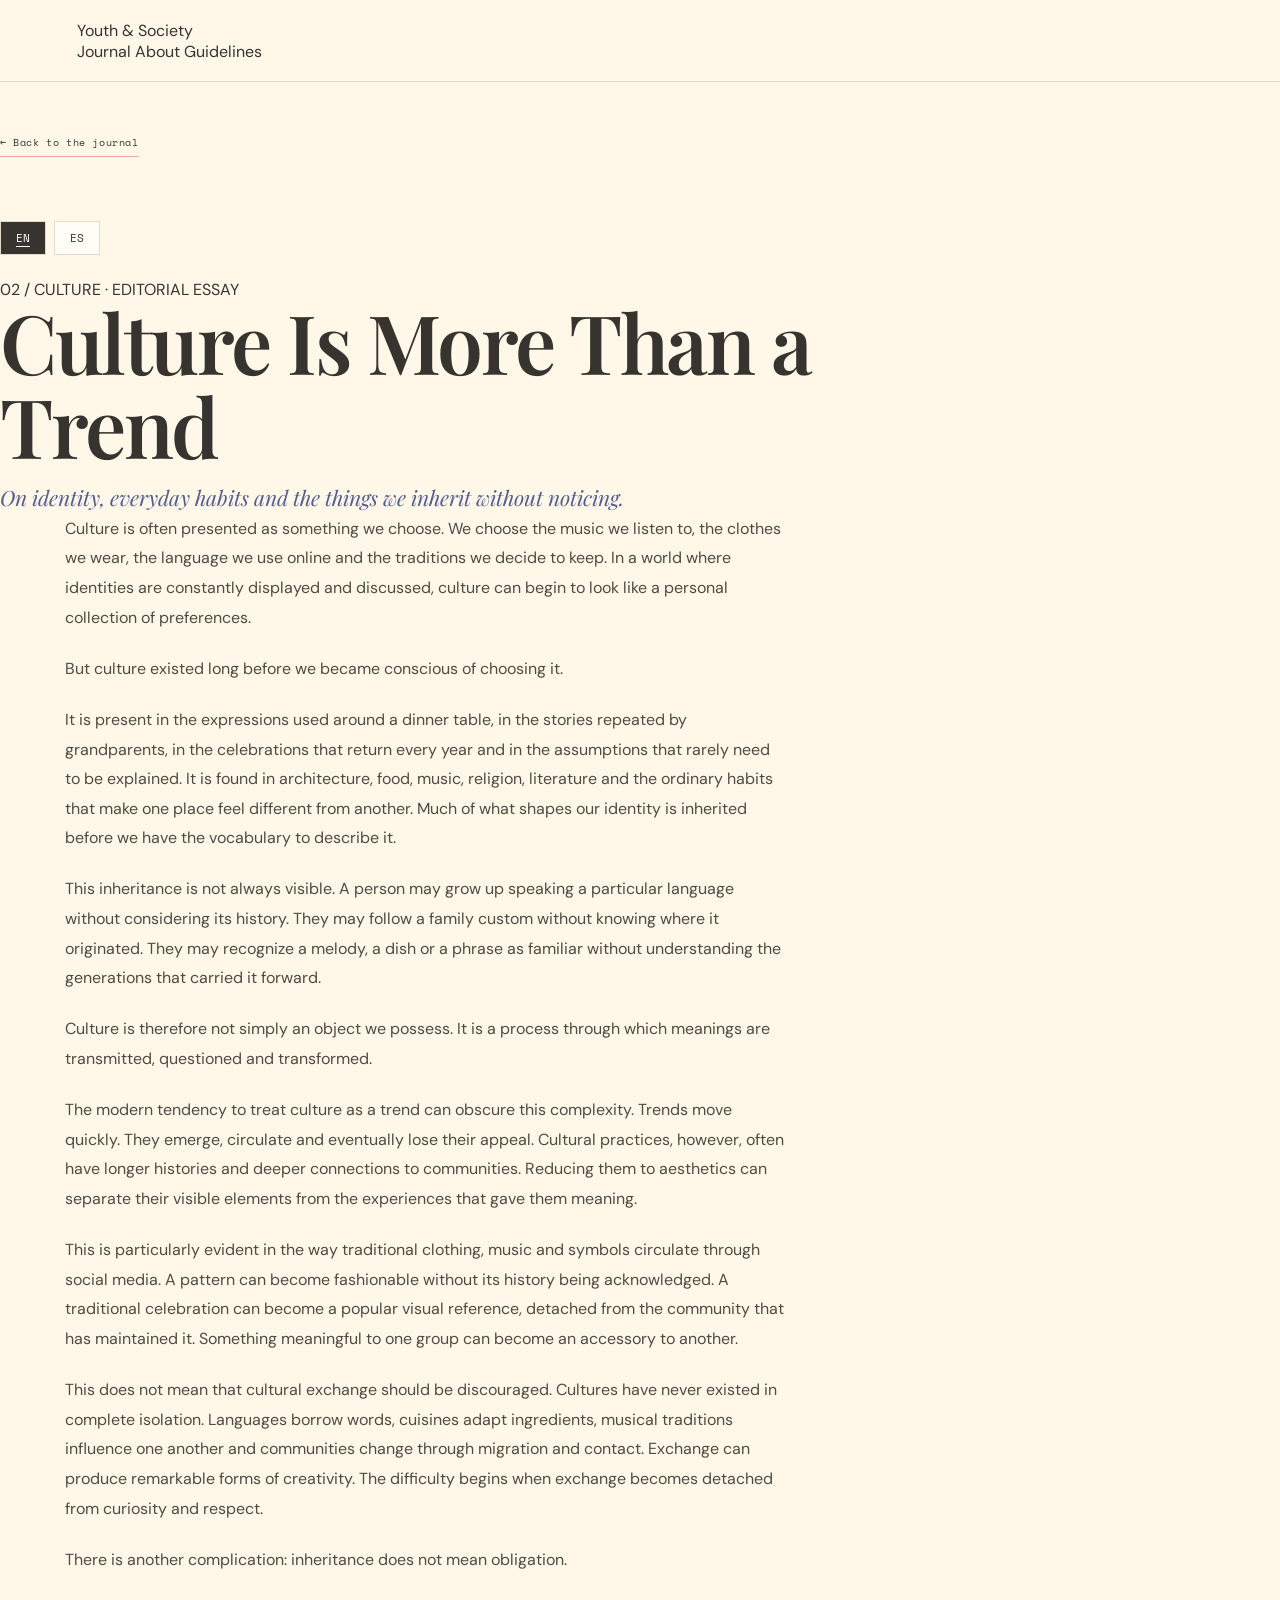
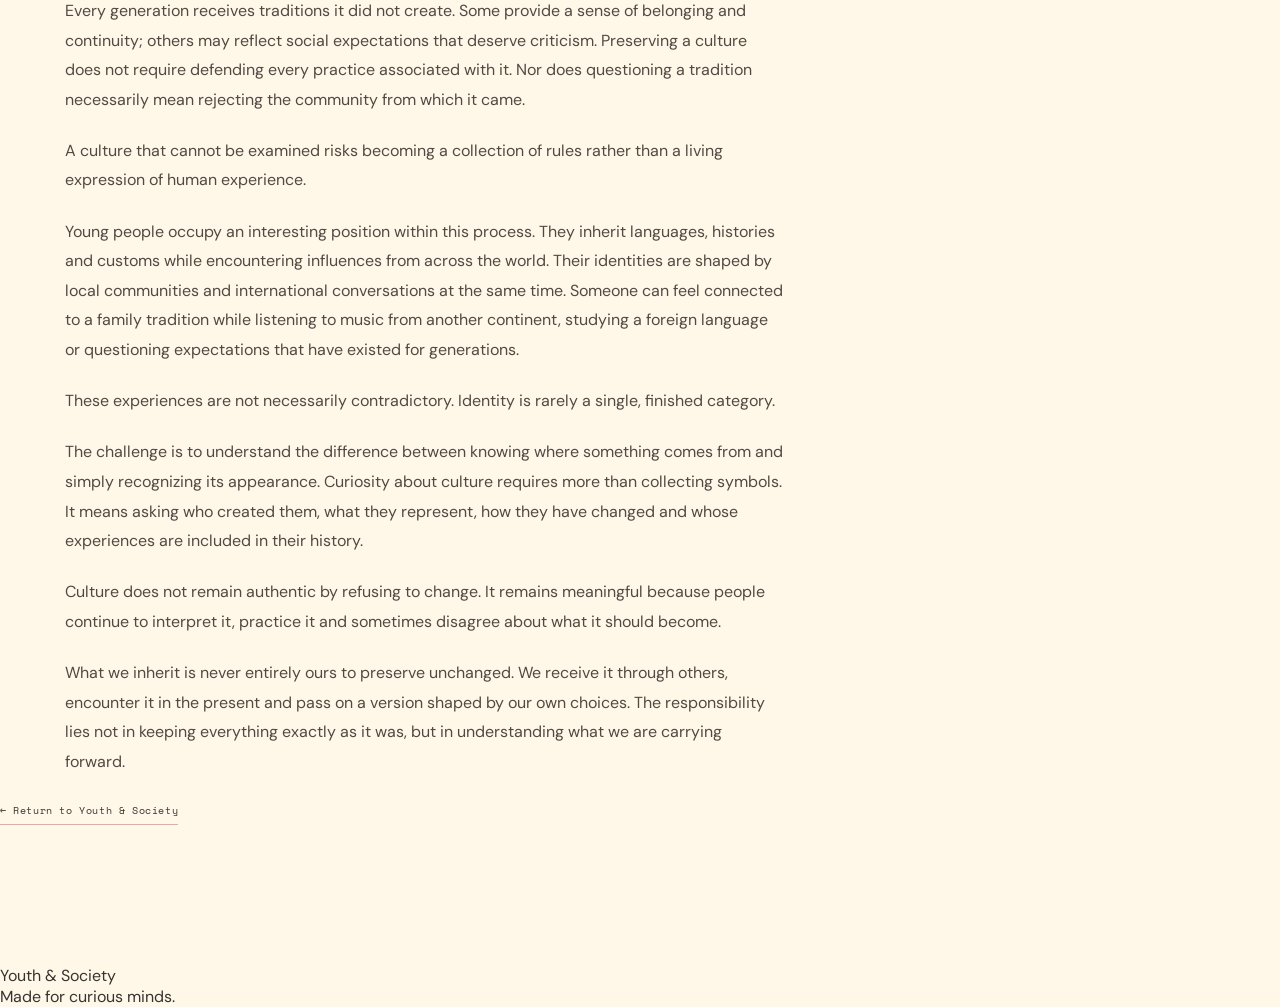
<file: articles/culture-is-more-than-a-trend.html>
<!DOCTYPE html>
<html lang="en">
<head>
<meta charset="UTF-8">
<meta name="viewport" content="width=device-width, initial-scale=1.0">
<title>Culture Is More Than a Trend — Youth & Society</title>
<link rel="preconnect" href="https://fonts.googleapis.com">
<link rel="preconnect" href="https://fonts.gstatic.com" crossorigin>
<link href="https://fonts.googleapis.com/css2?family=DM+Sans:wght@400;500;600;700&family=Playfair+Display:wght@400;500;600;700&family=Space+Mono:wght@400;700&display=swap" rel="stylesheet">
<link rel="stylesheet" href="../style.css">
<style>
.language-switch{display:flex;gap:8px;margin:24px 0}
.language-switch button{border:1px solid var(--line);background:var(--paper);color:var(--ink);padding:8px 15px;font-family:var(--mono);font-size:11px;cursor:pointer}
.language-switch button.active{background:var(--ink);color:var(--paper)}
.article-language[hidden]{display:none}
.article-body p{margin-bottom:1.35em;line-height:1.85}
</style>
</head>
<body>
<header class="site-header">
<div class="header-inner">
<a href="../index.html" class="logo">Youth & Society</a>
<nav>
<a href="../index.html#journal">Journal</a>
<a href="../about.html">About</a>
<a href="../guidelines.html">Guidelines</a>
</nav>
</div>
</header>

<main class="article-page interior-page">
<a href="../index.html#journal" class="back-link">← Back to the journal</a>

<div class="language-switch" aria-label="Choose language">
<button type="button" class="active" data-language="en">EN</button>
<button type="button" data-language="es">ES</button>
</div>

<section class="article-language" data-content="en">
<p class="article-category">02 / CULTURE · EDITORIAL ESSAY</p>
<h1>Culture Is More Than a Trend</h1>
<p class="article-subtitle">On identity, everyday habits and the things we inherit without noticing.</p>
<div class="article-body prose">
<p>Culture is often presented as something we choose. We choose the music we listen to, the clothes we wear, the language we use online and the traditions we decide to keep. In a world where identities are constantly displayed and discussed, culture can begin to look like a personal collection of preferences.</p>
<p>But culture existed long before we became conscious of choosing it.</p>
<p>It is present in the expressions used around a dinner table, in the stories repeated by grandparents, in the celebrations that return every year and in the assumptions that rarely need to be explained. It is found in architecture, food, music, religion, literature and the ordinary habits that make one place feel different from another. Much of what shapes our identity is inherited before we have the vocabulary to describe it.</p>
<p>This inheritance is not always visible. A person may grow up speaking a particular language without considering its history. They may follow a family custom without knowing where it originated. They may recognize a melody, a dish or a phrase as familiar without understanding the generations that carried it forward.</p>
<p>Culture is therefore not simply an object we possess. It is a process through which meanings are transmitted, questioned and transformed.</p>
<p>The modern tendency to treat culture as a trend can obscure this complexity. Trends move quickly. They emerge, circulate and eventually lose their appeal. Cultural practices, however, often have longer histories and deeper connections to communities. Reducing them to aesthetics can separate their visible elements from the experiences that gave them meaning.</p>
<p>This is particularly evident in the way traditional clothing, music and symbols circulate through social media. A pattern can become fashionable without its history being acknowledged. A traditional celebration can become a popular visual reference, detached from the community that has maintained it. Something meaningful to one group can become an accessory to another.</p>
<p>This does not mean that cultural exchange should be discouraged. Cultures have never existed in complete isolation. Languages borrow words, cuisines adapt ingredients, musical traditions influence one another and communities change through migration and contact. Exchange can produce remarkable forms of creativity. The difficulty begins when exchange becomes detached from curiosity and respect.</p>
<p>There is another complication: inheritance does not mean obligation.</p>
<p>Every generation receives traditions it did not create. Some provide a sense of belonging and continuity; others may reflect social expectations that deserve criticism. Preserving a culture does not require defending every practice associated with it. Nor does questioning a tradition necessarily mean rejecting the community from which it came.</p>
<p>A culture that cannot be examined risks becoming a collection of rules rather than a living expression of human experience.</p>
<p>Young people occupy an interesting position within this process. They inherit languages, histories and customs while encountering influences from across the world. Their identities are shaped by local communities and international conversations at the same time. Someone can feel connected to a family tradition while listening to music from another continent, studying a foreign language or questioning expectations that have existed for generations.</p>
<p>These experiences are not necessarily contradictory. Identity is rarely a single, finished category.</p>
<p>The challenge is to understand the difference between knowing where something comes from and simply recognizing its appearance. Curiosity about culture requires more than collecting symbols. It means asking who created them, what they represent, how they have changed and whose experiences are included in their history.</p>
<p>Culture does not remain authentic by refusing to change. It remains meaningful because people continue to interpret it, practice it and sometimes disagree about what it should become.</p>
<p>What we inherit is never entirely ours to preserve unchanged. We receive it through others, encounter it in the present and pass on a version shaped by our own choices. The responsibility lies not in keeping everything exactly as it was, but in understanding what we are carrying forward.</p>
</div>
</section>

<section class="article-language" data-content="es" hidden>
<p class="article-category">02 / CULTURA · ENSAYO EDITORIAL</p>
<h1>La cultura es más que una tendencia</h1>
<p class="article-subtitle">Sobre la identidad, los hábitos cotidianos y aquello que heredamos sin darnos cuenta.</p>
<div class="article-body prose">
<p>La cultura suele presentarse como algo que elegimos. Elegimos la música que escuchamos, la ropa que vestimos, el idioma que utilizamos en internet y las tradiciones que decidimos conservar. En un mundo donde las identidades se exhiben y se discuten constantemente, la cultura puede empezar a parecer una colección personal de preferencias.</p>
<p>Pero la cultura existía mucho antes de que fuéramos conscientes de poder elegirla.</p>
<p>Está presente en las expresiones que se utilizan alrededor de una mesa, en las historias que repiten los abuelos, en las celebraciones que regresan cada año y en las costumbres que rara vez necesitan explicación. Se encuentra en la arquitectura, la comida, la música, la religión, la literatura y los hábitos cotidianos que hacen que un lugar sea distinto de otro. Gran parte de lo que configura nuestra identidad se hereda antes de que tengamos las palabras necesarias para describirlo.</p>
<p>Esta herencia no siempre es visible. Una persona puede crecer hablando un idioma determinado sin considerar su historia. Puede seguir una costumbre familiar sin saber de dónde proviene. Puede reconocer una melodía, un plato o una expresión como algo familiar sin comprender las generaciones que los han transmitido.</p>
<p>Por tanto, la cultura no es simplemente un objeto que poseemos. Es un proceso mediante el cual los significados se transmiten, se cuestionan y se transforman.</p>
<p>La tendencia moderna a tratar la cultura como una moda puede ocultar esta complejidad. Las tendencias se mueven rápidamente. Aparecen, circulan y finalmente pierden su atractivo. Las prácticas culturales, en cambio, suelen tener historias más extensas y conexiones más profundas con las comunidades. Reducirlas a una cuestión estética puede separar sus elementos visibles de las experiencias que les dieron significado.</p>
<p>Esto resulta especialmente evidente en la manera en que la ropa tradicional, la música y los símbolos circulan por las redes sociales. Un diseño puede ponerse de moda sin que se reconozca su historia. Una celebración tradicional puede convertirse en una referencia visual popular, separada de la comunidad que la ha mantenido viva. Algo significativo para un grupo puede convertirse en un simple accesorio para otro.</p>
<p>Esto no significa que el intercambio cultural deba desalentarse. Las culturas nunca han existido en completo aislamiento. Los idiomas incorporan palabras, las gastronomías adaptan ingredientes, las tradiciones musicales se influyen mutuamente y las comunidades cambian mediante la migración y el contacto. El intercambio puede producir formas extraordinarias de creatividad. La dificultad comienza cuando se separa la curiosidad del respeto.</p>
<p>Existe otra complicación: heredar no significa estar obligado.</p>
<p>Cada generación recibe tradiciones que no creó. Algunas ofrecen un sentido de pertenencia y continuidad; otras pueden reflejar expectativas sociales que merecen ser cuestionadas. Preservar una cultura no exige defender todas las prácticas asociadas a ella. Tampoco cuestionar una tradición significa necesariamente rechazar la comunidad de la que proviene.</p>
<p>Una cultura que no puede examinarse corre el riesgo de convertirse en una colección de reglas en lugar de una expresión viva de la experiencia humana.</p>
<p>Los jóvenes ocupan una posición interesante dentro de este proceso. Heredan idiomas, historias y costumbres mientras entran en contacto con influencias de todo el mundo. Sus identidades se forman a partir de comunidades locales y conversaciones internacionales al mismo tiempo. Una persona puede sentirse vinculada a una tradición familiar mientras escucha música de otro continente, estudia un idioma extranjero o cuestiona expectativas que han existido durante generaciones.</p>
<p>Estas experiencias no son necesariamente contradictorias. La identidad rara vez constituye una categoría única y terminada.</p>
<p>El desafío consiste en comprender la diferencia entre saber de dónde proviene algo y simplemente reconocer su apariencia. La curiosidad por la cultura requiere algo más que coleccionar símbolos. Significa preguntar quién los creó, qué representan, cómo han cambiado y qué experiencias están incluidas en su historia.</p>
<p>La cultura no conserva su autenticidad negándose a cambiar. Mantiene su significado porque las personas continúan interpretándola, practicándola y, en ocasiones, discrepando sobre aquello en lo que debería convertirse.</p>
<p>Lo que heredamos nunca nos pertenece por completo para conservarlo sin cambios. Lo recibimos de otros, nos encontramos con ello en el presente y transmitimos una versión marcada por nuestras propias decisiones. La responsabilidad no consiste en mantener todo exactamente como era, sino en comprender aquello que estamos llevando hacia el futuro.</p>
</div>
</section>

<a href="../index.html#journal" class="back-link">← Return to Youth & Society</a>
</main>

<footer class="site-footer">
<a href="../index.html">Youth & Society</a>
<p>Made for curious minds.</p>
</footer>

<script>
(function(){
const buttons=document.querySelectorAll("[data-language]");
const sections=document.querySelectorAll("[data-content]");
function setLanguage(lang){
sections.forEach(section=>section.hidden=section.dataset.content!==lang);
buttons.forEach(button=>{
const active=button.dataset.language===lang;
button.classList.toggle("active",active);
button.setAttribute("aria-pressed",String(active));
});
document.documentElement.lang=lang;
try{localStorage.setItem("ys-article-language",lang)}catch(e){}
}
buttons.forEach(button=>button.addEventListener("click",()=>setLanguage(button.dataset.language)));
let saved="en";
try{saved=localStorage.getItem("ys-article-language")||"en"}catch(e){}
setLanguage(saved);
})();
</script>
</body>
</html>
</file>
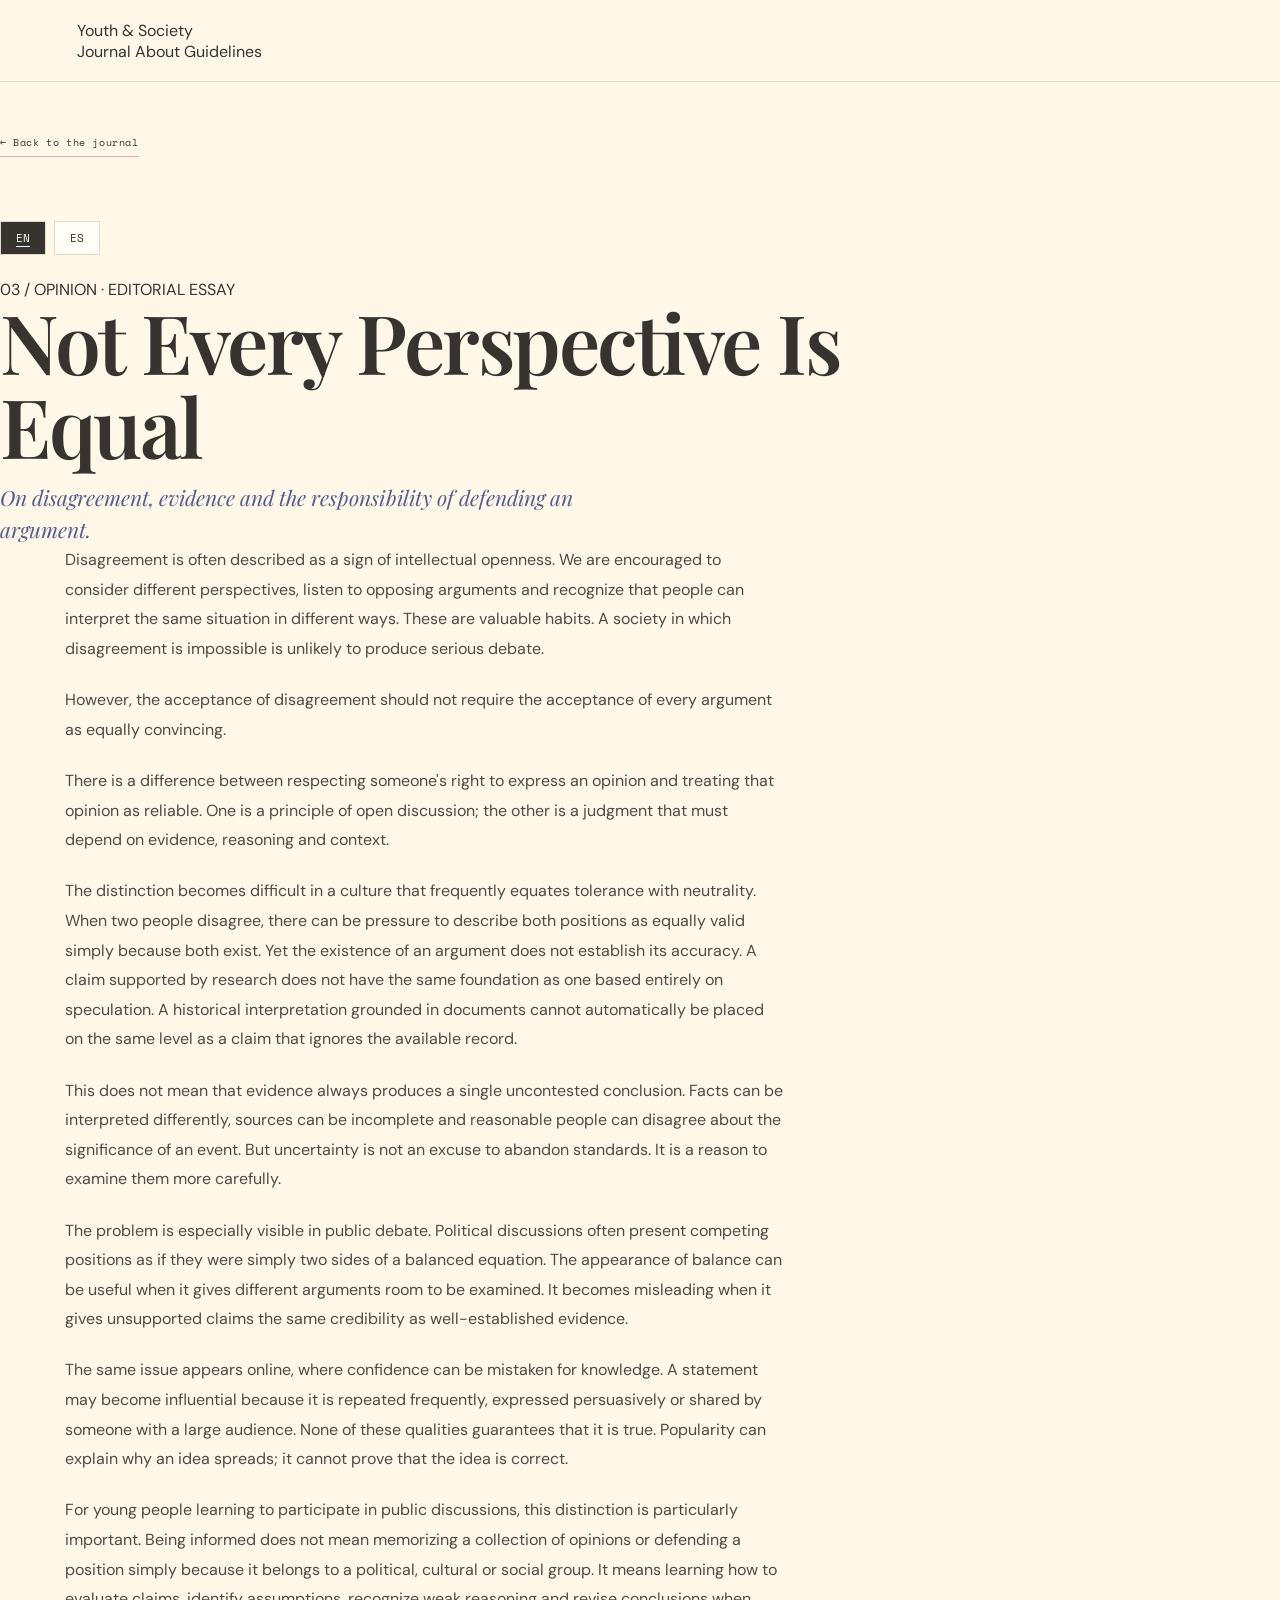
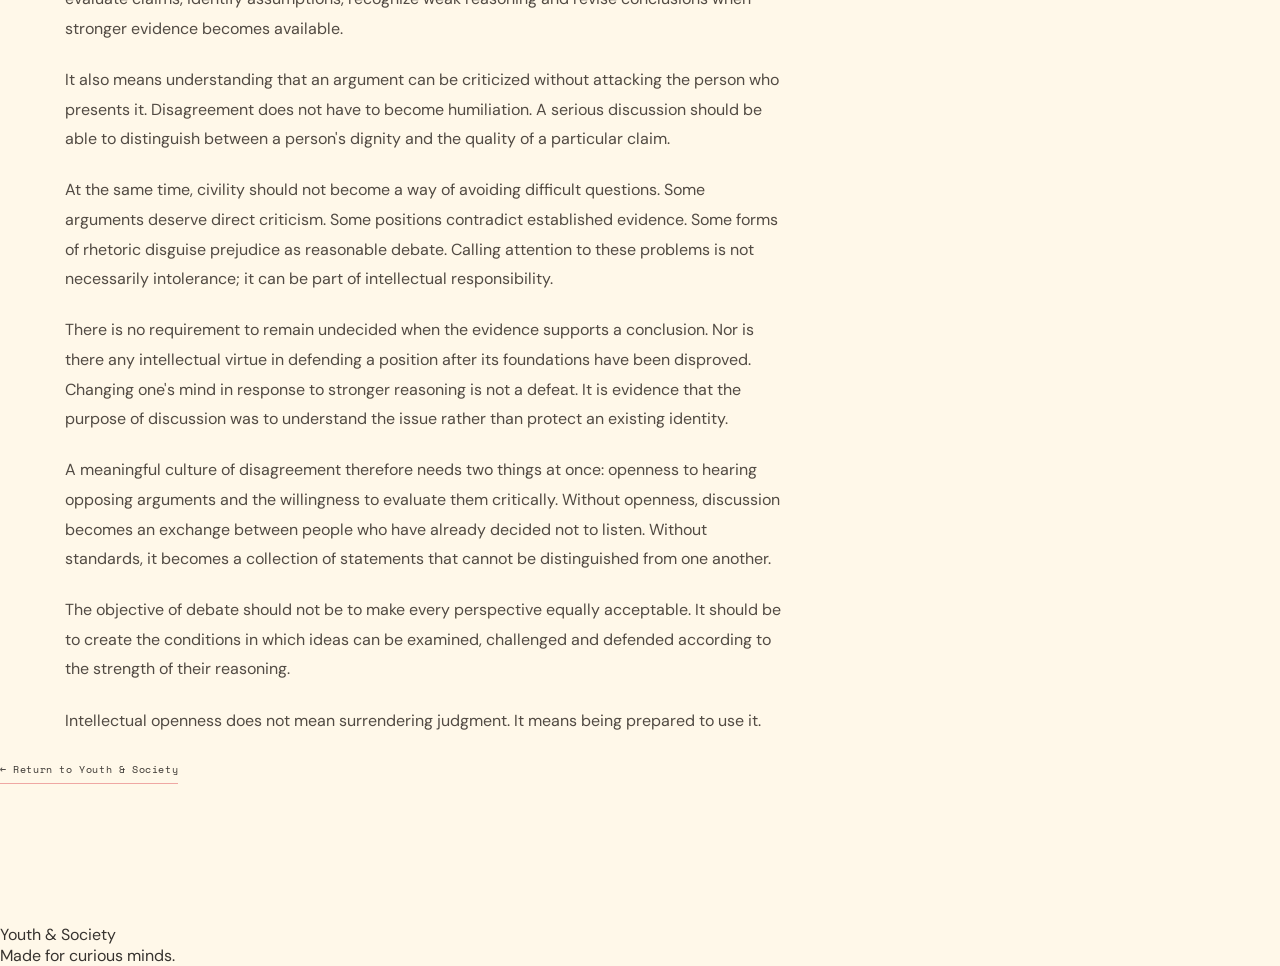
<file: articles/there-is-more-than-one-perspective.html>
<!DOCTYPE html>
<html lang="en">
<head>
<meta charset="UTF-8">
<meta name="viewport" content="width=device-width, initial-scale=1.0">
<title>Not Every Perspective Is Equal — Youth & Society</title>
<link rel="preconnect" href="https://fonts.googleapis.com">
<link rel="preconnect" href="https://fonts.gstatic.com" crossorigin>
<link href="https://fonts.googleapis.com/css2?family=DM+Sans:wght@400;500;600;700&family=Playfair+Display:wght@400;500;600;700&family=Space+Mono:wght@400;700&display=swap" rel="stylesheet">
<link rel="stylesheet" href="../style.css">
<style>
.language-switch{display:flex;gap:8px;margin:24px 0}
.language-switch button{border:1px solid var(--line);background:var(--paper);color:var(--ink);padding:8px 15px;font-family:var(--mono);font-size:11px;cursor:pointer}
.language-switch button.active{background:var(--ink);color:var(--paper)}
.article-language[hidden]{display:none}
.article-body p{margin-bottom:1.35em;line-height:1.85}
</style>
</head>
<body>
<header class="site-header">
<div class="header-inner">
<a href="../index.html" class="logo">Youth & Society</a>
<nav>
<a href="../index.html#journal">Journal</a>
<a href="../about.html">About</a>
<a href="../guidelines.html">Guidelines</a>
</nav>
</div>
</header>

<main class="article-page interior-page">
<a href="../index.html#journal" class="back-link">← Back to the journal</a>

<div class="language-switch" aria-label="Choose language">
<button type="button" class="active" data-language="en">EN</button>
<button type="button" data-language="es">ES</button>
</div>

<section class="article-language" data-content="en">
<p class="article-category">03 / OPINION · EDITORIAL ESSAY</p>
<h1>Not Every Perspective Is Equal</h1>
<p class="article-subtitle">On disagreement, evidence and the responsibility of defending an argument.</p>
<div class="article-body prose">
<p>Disagreement is often described as a sign of intellectual openness. We are encouraged to consider different perspectives, listen to opposing arguments and recognize that people can interpret the same situation in different ways. These are valuable habits. A society in which disagreement is impossible is unlikely to produce serious debate.</p>
<p>However, the acceptance of disagreement should not require the acceptance of every argument as equally convincing.</p>
<p>There is a difference between respecting someone's right to express an opinion and treating that opinion as reliable. One is a principle of open discussion; the other is a judgment that must depend on evidence, reasoning and context.</p>
<p>The distinction becomes difficult in a culture that frequently equates tolerance with neutrality. When two people disagree, there can be pressure to describe both positions as equally valid simply because both exist. Yet the existence of an argument does not establish its accuracy. A claim supported by research does not have the same foundation as one based entirely on speculation. A historical interpretation grounded in documents cannot automatically be placed on the same level as a claim that ignores the available record.</p>
<p>This does not mean that evidence always produces a single uncontested conclusion. Facts can be interpreted differently, sources can be incomplete and reasonable people can disagree about the significance of an event. But uncertainty is not an excuse to abandon standards. It is a reason to examine them more carefully.</p>
<p>The problem is especially visible in public debate. Political discussions often present competing positions as if they were simply two sides of a balanced equation. The appearance of balance can be useful when it gives different arguments room to be examined. It becomes misleading when it gives unsupported claims the same credibility as well-established evidence.</p>
<p>The same issue appears online, where confidence can be mistaken for knowledge. A statement may become influential because it is repeated frequently, expressed persuasively or shared by someone with a large audience. None of these qualities guarantees that it is true. Popularity can explain why an idea spreads; it cannot prove that the idea is correct.</p>
<p>For young people learning to participate in public discussions, this distinction is particularly important. Being informed does not mean memorizing a collection of opinions or defending a position simply because it belongs to a political, cultural or social group. It means learning how to evaluate claims, identify assumptions, recognize weak reasoning and revise conclusions when stronger evidence becomes available.</p>
<p>It also means understanding that an argument can be criticized without attacking the person who presents it. Disagreement does not have to become humiliation. A serious discussion should be able to distinguish between a person's dignity and the quality of a particular claim.</p>
<p>At the same time, civility should not become a way of avoiding difficult questions. Some arguments deserve direct criticism. Some positions contradict established evidence. Some forms of rhetoric disguise prejudice as reasonable debate. Calling attention to these problems is not necessarily intolerance; it can be part of intellectual responsibility.</p>
<p>There is no requirement to remain undecided when the evidence supports a conclusion. Nor is there any intellectual virtue in defending a position after its foundations have been disproved. Changing one's mind in response to stronger reasoning is not a defeat. It is evidence that the purpose of discussion was to understand the issue rather than protect an existing identity.</p>
<p>A meaningful culture of disagreement therefore needs two things at once: openness to hearing opposing arguments and the willingness to evaluate them critically. Without openness, discussion becomes an exchange between people who have already decided not to listen. Without standards, it becomes a collection of statements that cannot be distinguished from one another.</p>
<p>The objective of debate should not be to make every perspective equally acceptable. It should be to create the conditions in which ideas can be examined, challenged and defended according to the strength of their reasoning.</p>
<p>Intellectual openness does not mean surrendering judgment. It means being prepared to use it.</p>
</div>
</section>

<section class="article-language" data-content="es" hidden>
<p class="article-category">03 / OPINIÓN · ENSAYO EDITORIAL</p>
<h1>No todas las perspectivas son iguales</h1>
<p class="article-subtitle">Sobre el desacuerdo, la evidencia y la responsabilidad de defender un argumento.</p>
<div class="article-body prose">
<p>El desacuerdo suele describirse como una señal de apertura intelectual. Se nos anima a considerar distintas perspectivas, escuchar argumentos contrarios y reconocer que las personas pueden interpretar una misma situación de maneras diferentes. Son hábitos valiosos. Una sociedad en la que el desacuerdo resulta imposible difícilmente podrá desarrollar un debate serio.</p>
<p>Sin embargo, aceptar el desacuerdo no debería exigir que todos los argumentos sean considerados igualmente convincentes.</p>
<p>Existe una diferencia entre respetar el derecho de alguien a expresar una opinión y considerar que esa opinión es fiable. Lo primero es un principio de discusión abierta; lo segundo es un juicio que debe depender de la evidencia, el razonamiento y el contexto.</p>
<p>La distinción se vuelve difícil en una cultura que con frecuencia confunde tolerancia con neutralidad. Cuando dos personas discrepan, puede existir presión para describir ambas posturas como igualmente válidas simplemente porque las dos existen. Sin embargo, la existencia de un argumento no demuestra su exactitud. Una afirmación respaldada por investigaciones no tiene el mismo fundamento que otra basada enteramente en especulaciones. Una interpretación histórica sustentada en documentos no puede situarse automáticamente al mismo nivel que una afirmación que ignora los registros disponibles.</p>
<p>Esto no significa que la evidencia siempre produzca una única conclusión indiscutible. Los hechos pueden interpretarse de distintas maneras, las fuentes pueden ser incompletas y personas razonables pueden discrepar sobre la importancia de un acontecimiento. Pero la incertidumbre no es una excusa para abandonar los criterios de evaluación. Es una razón para examinarlos con mayor cuidado.</p>
<p>El problema resulta especialmente visible en el debate público. Las discusiones políticas suelen presentar posiciones enfrentadas como si fueran simplemente dos lados de una ecuación equilibrada. La apariencia de equilibrio puede ser útil cuando permite examinar distintos argumentos. Se vuelve engañosa cuando concede a afirmaciones sin respaldo la misma credibilidad que a evidencias bien establecidas.</p>
<p>El mismo problema aparece en internet, donde la seguridad al hablar puede confundirse con el conocimiento. Una afirmación puede adquirir influencia porque se repite con frecuencia, se expresa de manera persuasiva o es compartida por alguien con una audiencia numerosa. Ninguna de estas características garantiza que sea verdadera. La popularidad puede explicar por qué se difunde una idea; no puede demostrar que sea correcta.</p>
<p>Para los jóvenes que están aprendiendo a participar en conversaciones públicas, esta distinción es especialmente importante. Estar informado no significa memorizar una colección de opiniones ni defender una postura simplemente porque pertenece a un grupo político, cultural o social. Significa aprender a evaluar afirmaciones, identificar suposiciones, reconocer razonamientos débiles y revisar las propias conclusiones cuando aparece evidencia más sólida.</p>
<p>También significa comprender que es posible criticar un argumento sin atacar a la persona que lo presenta. El desacuerdo no tiene por qué convertirse en humillación. Una discusión seria debe poder distinguir entre la dignidad de una persona y la calidad de una afirmación concreta.</p>
<p>Al mismo tiempo, la cortesía no debería convertirse en una manera de evitar preguntas difíciles. Algunos argumentos merecen críticas directas. Algunas posturas contradicen evidencias establecidas. Ciertas formas de retórica disfrazan los prejuicios de debate razonable. Señalar estos problemas no constituye necesariamente intolerancia; puede formar parte de la responsabilidad intelectual.</p>
<p>No existe ninguna obligación de permanecer indeciso cuando la evidencia respalda una conclusión. Tampoco hay virtud intelectual en defender una postura después de que sus fundamentos han sido refutados. Cambiar de opinión ante un razonamiento más sólido no es una derrota. Demuestra que el propósito de la discusión era comprender el problema y no proteger una identidad ya establecida.</p>
<p>Una cultura significativa del desacuerdo necesita, por tanto, dos cosas al mismo tiempo: apertura para escuchar argumentos contrarios y disposición para evaluarlos críticamente. Sin apertura, la discusión se convierte en un intercambio entre personas que ya han decidido no escucharse. Sin criterios, se transforma en una colección de afirmaciones que no pueden distinguirse entre sí.</p>
<p>El objetivo del debate no debería ser convertir todas las perspectivas en posturas igualmente aceptables. Debería ser crear las condiciones para que las ideas puedan examinarse, cuestionarse y defenderse de acuerdo con la solidez de sus razonamientos.</p>
<p>La apertura intelectual no significa renunciar al juicio propio. Significa estar dispuesto a ejercerlo.</p>
</div>
</section>

<a href="../index.html#journal" class="back-link">← Return to Youth & Society</a>
</main>

<footer class="site-footer">
<a href="../index.html">Youth & Society</a>
<p>Made for curious minds.</p>
</footer>

<script>
(function(){
const buttons=document.querySelectorAll("[data-language]");
const sections=document.querySelectorAll("[data-content]");
function setLanguage(lang){
sections.forEach(section=>section.hidden=section.dataset.content!==lang);
buttons.forEach(button=>{
const active=button.dataset.language===lang;
button.classList.toggle("active",active);
button.setAttribute("aria-pressed",String(active));
});
document.documentElement.lang=lang;
try{localStorage.setItem("ys-article-language",lang)}catch(e){}
}
buttons.forEach(button=>button.addEventListener("click",()=>setLanguage(button.dataset.language)));
let saved="en";
try{saved=localStorage.getItem("ys-article-language")||"en"}catch(e){}
setLanguage(saved);
})();
</script>
</body>
</html>
</file>
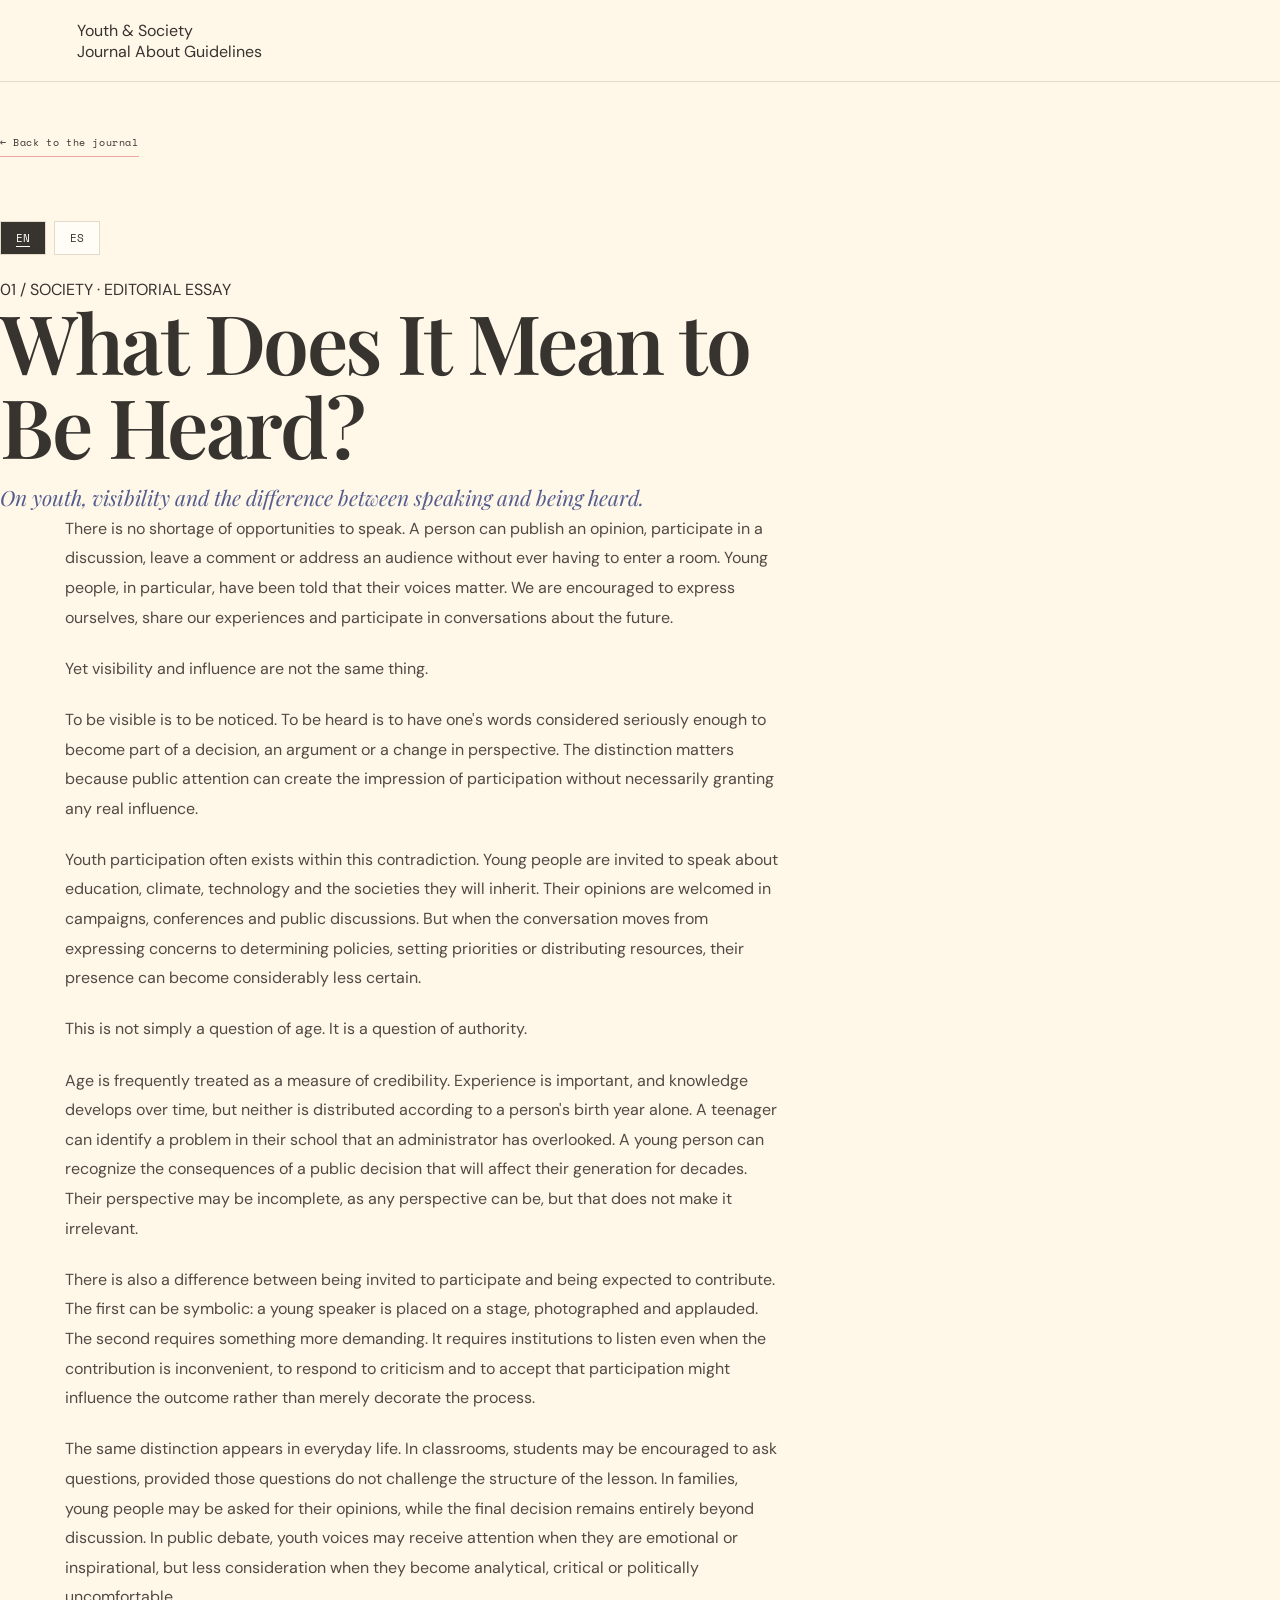
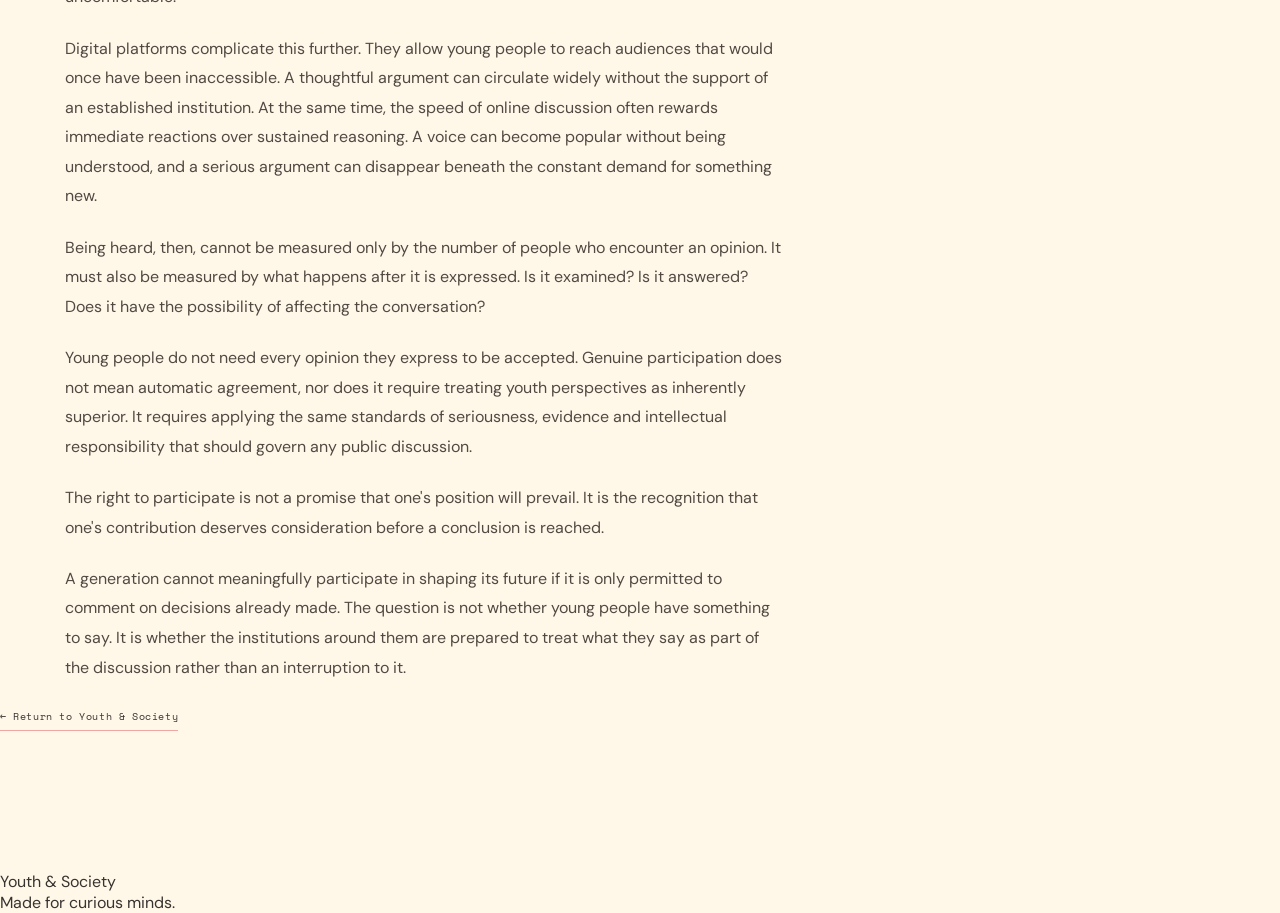
<file: articles/what-does-it-mean-to-be-heard.html>
<!DOCTYPE html>
<html lang="en">
<head>
<meta charset="UTF-8">
<meta name="viewport" content="width=device-width, initial-scale=1.0">
<title>What Does It Mean to Be Heard? — Youth & Society</title>
<link rel="preconnect" href="https://fonts.googleapis.com">
<link rel="preconnect" href="https://fonts.gstatic.com" crossorigin>
<link href="https://fonts.googleapis.com/css2?family=DM+Sans:wght@400;500;600;700&family=Playfair+Display:wght@400;500;600;700&family=Space+Mono:wght@400;700&display=swap" rel="stylesheet">
<link rel="stylesheet" href="../style.css">
<style>
.language-switch{display:flex;gap:8px;margin:24px 0}
.language-switch button{border:1px solid var(--line);background:var(--paper);color:var(--ink);padding:8px 15px;font-family:var(--mono);font-size:11px;cursor:pointer}
.language-switch button.active{background:var(--ink);color:var(--paper)}
.article-language[hidden]{display:none}
.article-body p{margin-bottom:1.35em;line-height:1.85}
</style>
</head>
<body>
<header class="site-header">
<div class="header-inner">
<a href="../index.html" class="logo">Youth & Society</a>
<nav>
<a href="../index.html#journal">Journal</a>
<a href="../about.html">About</a>
<a href="../guidelines.html">Guidelines</a>
</nav>
</div>
</header>

<main class="article-page interior-page">
<a href="../index.html#journal" class="back-link">← Back to the journal</a>

<div class="language-switch" aria-label="Choose language">
<button type="button" class="active" data-language="en">EN</button>
<button type="button" data-language="es">ES</button>
</div>

<section class="article-language" data-content="en">
<p class="article-category">01 / SOCIETY · EDITORIAL ESSAY</p>
<h1>What Does It Mean to Be Heard?</h1>
<p class="article-subtitle">On youth, visibility and the difference between speaking and being heard.</p>
<div class="article-body prose">
<p>There is no shortage of opportunities to speak. A person can publish an opinion, participate in a discussion, leave a comment or address an audience without ever having to enter a room. Young people, in particular, have been told that their voices matter. We are encouraged to express ourselves, share our experiences and participate in conversations about the future.</p>
<p>Yet visibility and influence are not the same thing.</p>
<p>To be visible is to be noticed. To be heard is to have one's words considered seriously enough to become part of a decision, an argument or a change in perspective. The distinction matters because public attention can create the impression of participation without necessarily granting any real influence.</p>
<p>Youth participation often exists within this contradiction. Young people are invited to speak about education, climate, technology and the societies they will inherit. Their opinions are welcomed in campaigns, conferences and public discussions. But when the conversation moves from expressing concerns to determining policies, setting priorities or distributing resources, their presence can become considerably less certain.</p>
<p>This is not simply a question of age. It is a question of authority.</p>
<p>Age is frequently treated as a measure of credibility. Experience is important, and knowledge develops over time, but neither is distributed according to a person's birth year alone. A teenager can identify a problem in their school that an administrator has overlooked. A young person can recognize the consequences of a public decision that will affect their generation for decades. Their perspective may be incomplete, as any perspective can be, but that does not make it irrelevant.</p>
<p>There is also a difference between being invited to participate and being expected to contribute. The first can be symbolic: a young speaker is placed on a stage, photographed and applauded. The second requires something more demanding. It requires institutions to listen even when the contribution is inconvenient, to respond to criticism and to accept that participation might influence the outcome rather than merely decorate the process.</p>
<p>The same distinction appears in everyday life. In classrooms, students may be encouraged to ask questions, provided those questions do not challenge the structure of the lesson. In families, young people may be asked for their opinions, while the final decision remains entirely beyond discussion. In public debate, youth voices may receive attention when they are emotional or inspirational, but less consideration when they become analytical, critical or politically uncomfortable.</p>
<p>Digital platforms complicate this further. They allow young people to reach audiences that would once have been inaccessible. A thoughtful argument can circulate widely without the support of an established institution. At the same time, the speed of online discussion often rewards immediate reactions over sustained reasoning. A voice can become popular without being understood, and a serious argument can disappear beneath the constant demand for something new.</p>
<p>Being heard, then, cannot be measured only by the number of people who encounter an opinion. It must also be measured by what happens after it is expressed. Is it examined? Is it answered? Does it have the possibility of affecting the conversation?</p>
<p>Young people do not need every opinion they express to be accepted. Genuine participation does not mean automatic agreement, nor does it require treating youth perspectives as inherently superior. It requires applying the same standards of seriousness, evidence and intellectual responsibility that should govern any public discussion.</p>
<p>The right to participate is not a promise that one's position will prevail. It is the recognition that one's contribution deserves consideration before a conclusion is reached.</p>
<p>A generation cannot meaningfully participate in shaping its future if it is only permitted to comment on decisions already made. The question is not whether young people have something to say. It is whether the institutions around them are prepared to treat what they say as part of the discussion rather than an interruption to it.</p>
</div>
</section>

<section class="article-language" data-content="es" hidden>
<p class="article-category">01 / SOCIEDAD · ENSAYO EDITORIAL</p>
<h1>¿Qué significa ser escuchado?</h1>
<p class="article-subtitle">Sobre la juventud, la visibilidad y la diferencia entre hablar y ser escuchado.</p>
<div class="article-body prose">
<p>No faltan oportunidades para expresarse. Una persona puede publicar una opinión, participar en un debate, dejar un comentario o dirigirse a una audiencia sin siquiera tener que entrar en una sala. A los jóvenes, en particular, se les ha repetido que sus voces importan. Se nos anima a expresarnos, compartir nuestras experiencias y participar en conversaciones sobre el futuro.</p>
<p>Sin embargo, visibilidad e influencia no son lo mismo.</p>
<p>Ser visible significa ser notado. Ser escuchado implica que las propias palabras sean consideradas con suficiente seriedad como para formar parte de una decisión, un argumento o un cambio de perspectiva. Esta distinción importa porque la atención pública puede crear la impresión de participación sin conceder necesariamente una influencia real.</p>
<p>La participación juvenil suele existir dentro de esta contradicción. Se invita a los jóvenes a hablar sobre educación, clima, tecnología y las sociedades que heredarán. Sus opiniones son bienvenidas en campañas, conferencias y debates públicos. Pero cuando la conversación pasa de expresar preocupaciones a determinar políticas, establecer prioridades o distribuir recursos, su presencia se vuelve considerablemente menos segura.</p>
<p>No se trata simplemente de una cuestión de edad. Se trata de autoridad.</p>
<p>Con frecuencia, la edad se considera una medida de credibilidad. La experiencia importa y el conocimiento se desarrolla con el tiempo, pero ninguno de los dos se distribuye únicamente según el año de nacimiento. Un adolescente puede identificar un problema en su escuela que un administrador ha pasado por alto. Un joven puede reconocer las consecuencias de una decisión pública que afectará a su generación durante décadas. Su perspectiva puede ser incompleta, como cualquier otra, pero eso no la vuelve irrelevante.</p>
<p>También existe una diferencia entre ser invitado a participar y ser considerado un verdadero contribuyente. Lo primero puede ser simbólico: un joven ocupa un escenario, aparece en fotografías y recibe aplausos. Lo segundo exige algo más complejo. Requiere que las instituciones escuchen incluso cuando una contribución resulta incómoda, respondan a las críticas y acepten que la participación pueda influir en el resultado, en lugar de limitarse a decorar el proceso.</p>
<p>La misma distinción aparece en la vida cotidiana. En las aulas, se puede animar a los estudiantes a hacer preguntas, siempre que estas no cuestionen la estructura de la clase. En las familias, se puede pedir la opinión de los jóvenes mientras la decisión final permanece completamente fuera de discusión. En el debate público, las voces juveniles pueden recibir atención cuando son emotivas o inspiradoras, pero menos consideración cuando se vuelven analíticas, críticas o políticamente incómodas.</p>
<p>Las plataformas digitales complican aún más esta situación. Permiten que los jóvenes alcancen audiencias que antes habrían sido inaccesibles. Un argumento bien elaborado puede difundirse ampliamente sin el respaldo de una institución reconocida. Al mismo tiempo, la velocidad de las conversaciones en línea suele premiar las reacciones inmediatas por encima del razonamiento sostenido. Una voz puede volverse popular sin ser comprendida, mientras un argumento serio desaparece bajo la demanda constante de novedades.</p>
<p>Por tanto, ser escuchado no puede medirse únicamente por la cantidad de personas que encuentran una opinión. También debe medirse por lo que ocurre después de expresarla. ¿Se examina? ¿Se responde? ¿Tiene la posibilidad de influir en la conversación?</p>
<p>Los jóvenes no necesitan que todas las opiniones que expresan sean aceptadas. La participación genuina no significa estar de acuerdo automáticamente ni exige considerar que las perspectivas juveniles son inherentemente superiores. Exige aplicar los mismos estándares de seriedad, evidencia y responsabilidad intelectual que deberían regir cualquier debate público.</p>
<p>El derecho a participar no es una promesa de que la propia postura prevalecerá. Es el reconocimiento de que una contribución merece ser considerada antes de llegar a una conclusión.</p>
<p>Una generación no puede participar de manera significativa en la construcción de su futuro si únicamente se le permite comentar decisiones que ya han sido tomadas. La cuestión no es si los jóvenes tienen algo que decir. La cuestión es si las instituciones que los rodean están dispuestas a tratar sus palabras como parte de la discusión y no como una interrupción.</p>
</div>
</section>

<a href="../index.html#journal" class="back-link">← Return to Youth & Society</a>
</main>

<footer class="site-footer">
<a href="../index.html">Youth & Society</a>
<p>Made for curious minds.</p>
</footer>

<script>
(function(){
const buttons=document.querySelectorAll("[data-language]");
const sections=document.querySelectorAll("[data-content]");
function setLanguage(lang){
sections.forEach(section=>section.hidden=section.dataset.content!==lang);
buttons.forEach(button=>{
const active=button.dataset.language===lang;
button.classList.toggle("active",active);
button.setAttribute("aria-pressed",String(active));
});
document.documentElement.lang=lang;
try{localStorage.setItem("ys-article-language",lang)}catch(e){}
}
buttons.forEach(button=>button.addEventListener("click",()=>setLanguage(button.dataset.language)));
let saved="en";
try{saved=localStorage.getItem("ys-article-language")||"en"}catch(e){}
setLanguage(saved);
})();
</script>
</body>
</html>
</file>
<file: style.css>
:root{--butter:#fff0b8;--cream:#fff8e9;--paper:#fffdf5;--blue:#858bb5;--blue-deep:#555d8e;--olive:#7d8a63;--pink:#efa7a3;--brown:#51463d;--ink:#37332f;--muted:#82796d;--line:#e4dac8;--serif:"Playfair Display",Georgia,serif;--sans:"DM Sans",Arial,sans-serif;--mono:"Space Mono",monospace}
*{box-sizing:border-box;margin:0;padding:0}html{scroll-behavior:smooth;scroll-padding-top:90px}body{background:var(--cream);color:var(--ink);font-family:var(--sans);overflow-x:hidden}a{color:inherit;text-decoration:none}button,input,textarea,select{font:inherit}button{cursor:pointer}::selection{background:var(--pink);color:var(--ink)}
.top-strip{height:30px;background:var(--olive);color:#fffdf5;display:flex;align-items:center;justify-content:center;gap:20px;font:9px var(--mono);letter-spacing:1.2px}.top-strip span:first-child,.top-strip span:last-child{color:var(--butter);font-size:14px}
.site-header{height:82px;padding:0 6%;display:flex;align-items:center;justify-content:space-between;border-bottom:1px solid var(--line);background:var(--cream);position:sticky;top:0;z-index:20}.brand{font:600 clamp(23px,3vw,34px)/1 var(--serif);letter-spacing:-1.4px}.brand i{color:var(--blue);font-style:normal}.brand>span{color:var(--pink)}.desktop-nav{display:flex;gap:30px;align-items:center}.desktop-nav a,.mobile-nav a{font-size:12px;font-weight:600}.desktop-nav a:hover,.footer a:hover{color:var(--blue-deep)}.header-actions{display:flex;gap:24px;align-items:center}.language-switch{display:flex;gap:7px;align-items:center;font:10px var(--mono)}.language-switch button{border:0;background:none;color:var(--muted);font:inherit;padding:5px}.language-switch button.active{color:var(--ink);text-decoration:underline;text-underline-offset:4px}.language-switch span{color:var(--line)}.menu-toggle{display:none;border:1px solid var(--ink);border-radius:50%;background:var(--butter);width:42px;height:42px;flex-direction:column;justify-content:center;align-items:center;gap:4px}.menu-toggle span{width:16px;height:1.5px;background:var(--ink)}.mobile-nav{display:none}
.wrap{width:min(1120px,88%);margin-inline:auto}.hero{padding-top:30px;padding-bottom:28px}.hero-kicker,.hero-foot{display:flex;justify-content:space-between;gap:15px;color:var(--muted);font:9px var(--mono);letter-spacing:1px}.hero-main{display:grid;grid-template-columns:1.08fr .92fr;gap:30px;align-items:center;padding:65px 0 55px}.hero-title-block{position:relative}.hero-title-block h1{font:600 clamp(72px,10.5vw,130px)/.88 var(--serif);letter-spacing:-6px;position:relative;z-index:2}.hero-title-block h1 em{color:var(--blue);font-weight:500}.hero-title-block h1>span{color:var(--pink)}.hero-tagline{font:italic clamp(19px,2.4vw,27px) var(--serif);color:var(--blue-deep);margin:28px 0 12px}.hero-intro{font-size:14px;line-height:1.9;color:#6c6258;max-width:460px}.hero-links{display:flex;align-items:center;gap:22px;flex-wrap:wrap;margin-top:27px}.button{display:inline-flex;justify-content:center;align-items:center;padding:14px 19px;font:10px var(--mono);letter-spacing:.7px;border:1px solid var(--ink);transition:.2s}.button:hover{transform:translateY(-3px)}.button-dark{background:var(--blue-deep);color:white}.button-light{background:var(--butter);color:var(--ink)}.text-link,.read-link,.back-link{font:10px var(--mono);letter-spacing:.6px;border-bottom:1px solid var(--pink);padding-bottom:6px}.hero-art{height:410px;position:relative;background:#fff3c9;overflow:hidden;border-radius:48% 52% 44% 56%/54% 44% 56% 46%;display:grid;place-items:center}.sun-shape{position:absolute;width:280px;height:280px;border-radius:50%;background:var(--pink);left:9%;bottom:7%;opacity:.8}.hero-ornament,.art-star{position:absolute;color:var(--olive);font-size:60px}.star-one{top:-34px;right:13%}.star-two{top:12%;left:13%;font-size:46px;z-index:2}.book-art{position:absolute;right:12%;bottom:13%;width:150px;height:190px;background:#71835f;border:5px double #e4c47b;border-radius:5px 16px 16px 5px;transform:rotate(13deg);box-shadow:8px 10px 0 rgba(70,67,49,.13);display:flex;align-items:center;justify-content:center;flex-direction:column;color:#f4dca0}.book-art span{font-size:54px}.book-art small{font:8px var(--mono);letter-spacing:1px;margin-top:13px}.cat-art{position:absolute;z-index:3;left:20%;bottom:12%;width:185px;height:220px}.cat-body{position:absolute;bottom:0;left:30px;width:130px;height:145px;border-radius:48% 48% 35% 35%;background:#a98b78;border:2px solid #725f50}.cat-face{position:absolute;z-index:2;left:45px;top:38px;width:105px;height:95px;border-radius:48% 48% 46% 46%;background:#b99a85;border:2px solid #725f50;text-align:center;padding-top:37px;font:28px var(--sans);color:#3b352c}.cat-ear{position:absolute;z-index:1;top:15px;width:48px;height:58px;background:#b99a85;border:2px solid #725f50}.cat-ear.left{left:44px;transform:rotate(-18deg);clip-path:polygon(0 0,100% 35%,25% 100%)}.cat-ear.right{left:105px;transform:rotate(18deg);clip-path:polygon(0 35%,100% 0,75% 100%)}.cat-tail{position:absolute;right:0;bottom:5px;width:75px;height:90px;border:13px solid #a98b78;border-left:0;border-bottom:0;border-radius:0 70px 0 0;transform:rotate(15deg)}.olive-art{position:absolute;right:8%;top:8%;font-size:92px;color:var(--olive);transform:rotate(-25deg)}.flower-art{position:absolute;left:11%;top:44%;font-size:32px;color:var(--pink)}.art-caption{position:absolute;bottom:6%;left:0;right:0;text-align:center;font:8px var(--mono);letter-spacing:1px;color:#82796d}.hero-foot{border-top:1px solid var(--line);padding-top:15px}
.ticker{background:var(--butter);border-block:1px solid var(--ink);padding:14px 0;overflow:hidden;transform:rotate(-.7deg) scale(1.01);white-space:nowrap}.ticker div{width:max-content;animation:slide 30s linear infinite;font:10px var(--mono);letter-spacing:1.4px}@keyframes slide{to{transform:translateX(-35%)}}
.section{padding-top:100px;padding-bottom:105px}.section-head{display:flex;justify-content:space-between;align-items:end;margin-bottom:30px}.eyebrow{font:9px var(--mono);letter-spacing:1.5px;color:var(--olive);margin-bottom:13px}.section-head h2,.form-heading h2{font:600 clamp(45px,6vw,70px)/1 var(--serif);letter-spacing:-2px}.section-head h2 span,.form-heading h2 span{color:var(--pink)}.section-note{font:9px var(--mono);color:var(--muted);letter-spacing:.7px}.filter-row{display:flex;gap:8px;flex-wrap:wrap;border-bottom:1px solid var(--line);padding-bottom:18px;margin-bottom:28px}.filter{border:1px solid var(--olive);background:transparent;border-radius:30px;padding:9px 16px;font-size:11px;color:var(--ink)}.filter.active,.filter:hover{background:var(--olive);color:white}.article-grid{display:grid;grid-template-columns:repeat(3,1fr);gap:26px}.article-card{min-width:0}.article-art{height:245px;display:flex;flex-direction:column;justify-content:space-between;padding:16px;border:1px solid var(--ink);position:relative;overflow:hidden;transition:.2s}.article-art:hover{transform:translateY(-4px) rotate(-.5deg)}.article-art>span{font:9px var(--mono);letter-spacing:1px;z-index:1}.article-art b{font:600 clamp(25px,3vw,37px)/1.02 var(--serif);z-index:1}.article-art i{position:absolute;right:10px;bottom:-25px;font-style:normal;font-size:110px;opacity:.65}.art-blue{background:#c7cbe1}.art-yellow{background:#f5df91}.art-pink{background:#efb7b0}.article-meta{font:9px var(--mono);letter-spacing:.8px;color:var(--olive);margin-top:17px}.article-card h3{font:600 24px/1.17 var(--serif);margin-top:10px}.card-description{font-size:12px;line-height:1.75;color:#766d63;margin-top:9px}.read-link{display:inline-block;margin-top:17px}.editorial-note{text-align:center;color:var(--muted);font:9px var(--mono);letter-spacing:1px;margin-top:42px}
.about-band{background:var(--butter);padding:75px 0}.about-band-inner{display:grid;grid-template-columns:1fr .8fr;gap:90px;align-items:center}.about-band h2{font:600 clamp(39px,5.3vw,65px)/1.05 var(--serif);max-width:620px}.about-band h2 span{color:var(--blue)}.about-band-inner>div+div p{font-size:14px;line-height:1.9;color:#6c6258;margin-bottom:24px}
.contribute-section{padding:100px 0;display:flex;justify-content:space-between;align-items:center;gap:50px}.contribute-copy{max-width:620px}.contribute-copy h2{font:600 clamp(48px,6vw,72px)/.98 var(--serif);letter-spacing:-2px}.contribute-copy h2 span{color:var(--pink)}.contribute-copy>p:not(.eyebrow){font-size:14px;line-height:1.9;color:#6c6258;margin:22px 0}.contribute-stamp{width:220px;height:220px;flex:0 0 220px;border:1px solid var(--ink);border-radius:50%;background:var(--pink);display:flex;flex-direction:column;align-items:center;justify-content:center;transform:rotate(8deg);box-shadow:7px 7px 0 var(--olive)}.contribute-stamp span{font-size:27px;color:var(--olive)}.contribute-stamp b{text-align:center;font:600 25px/.95 var(--serif)}.contribute-stamp small{font:7px var(--mono);letter-spacing:1px;margin-top:12px}
.footer{background:var(--olive);color:#fffdf5;padding:45px 0 18px}.footer-top{display:flex;justify-content:space-between;gap:30px;padding-bottom:35px}.footer-brand{display:inline-block}.footer-brand i,.footer-brand>span{color:var(--butter)}.footer-top p{font-size:12px;margin-top:12px;color:#f3ead8}.footer-top>div+div{display:grid;gap:10px;font-size:12px}.footer-top .eyebrow{color:var(--butter)}.footer-bottom{border-top:1px solid rgba(255,255,255,.35);padding-top:15px;display:flex;justify-content:space-between;gap:15px;font:8px var(--mono);letter-spacing:.6px;color:#f3ead8}
.interior-page{padding-top:75px;padding-bottom:100px}.interior-page>h1,.article-page h1{font:600 clamp(48px,7vw,82px)/1.02 var(--serif);letter-spacing:-2.5px;margin:12px 0 45px}.interior-page>h1 span{color:var(--pink)}.prose{max-width:790px}.prose h2{font:600 27px var(--serif);margin:35px 0 12px}.prose p,.prose li{font-size:14px;line-height:1.95;color:#655d54;margin:0 0 15px}.prose ul{padding-left:22px;margin-bottom:22px}.prose strong{color:var(--ink)}.interior-page>.button{margin-top:28px}.bilingual .lang-es{display:none}.bilingual .lang-en{display:block}.article-page{padding-top:48px;padding-bottom:100px;max-width:850px}.back-link{display:inline-block;margin-bottom:40px}.article-page .eyebrow{margin-bottom:15px}.article-page h1{margin:0 0 15px}.article-subtitle{font:italic 21px/1.5 var(--serif);color:var(--blue-deep);max-width:650px}.article-byline{display:flex;justify-content:space-between;border-block:1px solid var(--line);padding:15px 0;margin:28px 0 35px;font:9px var(--mono);letter-spacing:.7px;color:var(--muted)}.article-body{max-width:720px;margin:auto}.article-body p{font:16px/2 var(--sans);color:#514a43;margin-bottom:23px}.article-end{border-top:1px solid var(--line);margin:45px 0 28px;padding-top:20px;text-align:center;color:var(--olive)}.article-end span{font-size:28px}.article-end p{font:9px var(--mono);letter-spacing:1px;margin-top:10px}.privacy-caution{max-width:790px;margin-top:35px;padding:18px;background:var(--butter);font-size:12px;line-height:1.8;color:#62584d}
.form-panel{margin-top:55px;padding:clamp(22px,5vw,48px);background:var(--paper);border:1px solid var(--ink);box-shadow:7px 7px 0 var(--butter)}.form-heading{display:flex;justify-content:space-between;align-items:end;gap:20px;margin-bottom:28px}.required-note{font:9px var(--mono);color:var(--olive)}.submission-form{display:grid;gap:9px}.submission-form label{font-size:12px;font-weight:600;margin-top:13px}.submission-form input:not([type=file]),.submission-form select,.submission-form textarea{width:100%;border:1px solid var(--line);background:#fffefa;padding:14px;color:var(--ink);outline:none;border-radius:0}.submission-form input:focus,.submission-form select:focus,.submission-form textarea:focus{border-color:var(--blue-deep);box-shadow:0 0 0 2px #858bb533}.submission-form textarea{resize:vertical;line-height:1.7}.submission-form input[type=file]{font-size:12px;padding:10px 0}.consent-row{display:flex;align-items:flex-start;gap:10px;margin:18px 0}.consent-row input{margin-top:3px;accent-color:var(--olive)}.consent-row label{font-size:11px;line-height:1.6;font-weight:400;margin:0}.form-small{font-size:10px;line-height:1.7;color:var(--muted)}.submit-button{width:100%;margin-top:12px}.honeypot{position:absolute!important;left:-9999px!important;width:1px!important;height:1px!important;opacity:0!important}
@media(max-width:760px){.site-header{height:70px;padding:0 5%}.desktop-nav{display:none}.menu-toggle{display:flex}.mobile-nav{position:fixed;z-index:19;top:70px;left:0;right:0;background:var(--butter);padding:15px 7% 25px;display:flex;flex-direction:column;gap:0;transform:translateY(-130%);transition:transform .25s;border-bottom:1px solid var(--ink)}.mobile-nav.open{transform:translateY(0)}.mobile-nav a{padding:15px 0;border-bottom:1px solid #37332f22;font:600 23px var(--serif)}.hero-kicker,.hero-foot{font-size:8px}.hero-main{grid-template-columns:1fr;padding:45px 0 35px;gap:35px}.hero-title-block h1{font-size:clamp(68px,15vw,105px);letter-spacing:-4px}.hero-art{height:340px}.cat-art{transform:scale(.82);transform-origin:bottom left;left:17%}.book-art{transform:scale(.82) rotate(13deg);right:7%}.section{padding:75px 0}.section-head{align-items:start;flex-direction:column;gap:15px}.article-grid{grid-template-columns:1fr;gap:38px}.article-art{height:260px}.about-band{padding:60px 0}.about-band-inner{grid-template-columns:1fr;gap:25px}.contribute-section{padding:75px 0;flex-direction:column;align-items:flex-start}.contribute-stamp{align-self:center}.footer-top{flex-direction:column}.footer-bottom{flex-wrap:wrap}.interior-page{padding-top:55px}.interior-page>h1,.article-page h1{font-size:clamp(44px,12vw,65px)}.article-page{padding-top:35px}.article-body p{font-size:15px;line-height:1.9}.form-heading{align-items:flex-start;flex-direction:column}.top-strip{font-size:7px;gap:8px}.hero-foot{flex-direction:column}.form-panel{margin-top:35px}}
@media(prefers-reduced-motion:reduce){*,*::before,*::after{scroll-behavior:auto!important;animation-duration:.01ms!important;animation-iteration-count:1!important;transition-duration:.01ms!important}}

/* ======================================
   GUIDELINES & ARTICLE SUBMISSION
====================================== */

.interior-hero {
  max-width: 850px;
  margin: 85px auto 65px;
  padding: 0 24px;
  text-align: center;
}

.interior-hero h1 {
  font-family: var(--serif);
  font-size: clamp(2.8rem, 7vw, 5rem);
  font-weight: 500;
  line-height: 1.1;
  margin: 18px 0;
  color: var(--ink);
}

.page-intro {
  max-width: 620px;
  margin: 0 auto;
  color: var(--muted);
  line-height: 1.8;
}

.editorial-note {
  display: inline-flex;
  align-items: center;
  gap: 10px;
  margin-top: 28px;
  padding: 10px 18px;
  background: var(--butter);
  border-radius: 3px;
  font-family: var(--mono);
  font-size: 11px;
}

.note-star {
  font-size: 18px;
}

.guidelines-content {
  max-width: 900px;
  margin: 0 auto 100px;
  padding: 0 24px;
}

.guideline-section {
  display: grid;
  grid-template-columns: 85px 1fr;
  gap: 25px;
  padding: 35px 0;
  border-bottom: 1px solid var(--line);
}

.section-number {
  font-family: var(--mono);
  color: var(--blue-deep);
  font-size: 12px;
  padding-top: 8px;
}

.guideline-section h2 {
  font-family: var(--serif);
  font-size: 29px;
  font-weight: 500;
  margin: 0 0 16px;
}

.guideline-section p,
.guideline-section li {
  color: var(--muted);
  font-size: 14px;
  line-height: 1.9;
}

.guideline-section ul {
  padding-left: 20px;
  margin: 15px 0;
}

.topic-tags {
  display: flex;
  flex-wrap: wrap;
  gap: 8px;
  margin-top: 22px;
}

.topic-tags span {
  padding: 7px 11px;
  border: 1px solid var(--line);
  border-radius: 2px;
  color: var(--brown);
  font-family: var(--mono);
  font-size: 10px;
}

.submission-area {
  background: var(--cream);
  padding: 85px 24px 100px;
}

.submission-intro {
  max-width: 700px;
  margin: 0 auto 40px;
  text-align: center;
}

.submission-intro h2 {
  font-family: var(--serif);
  font-size: clamp(2.5rem, 6vw, 4rem);
  font-weight: 500;
  margin: 15px 0;
}

.submission-intro p:not(.eyebrow) {
  color: var(--muted);
  line-height: 1.8;
}

.form-panel {
  max-width: 760px;
  margin: 0 auto;
  padding: 38px;
  background: var(--paper);
  border: 1px solid var(--line);
  box-shadow: 0 12px 35px rgba(81, 70, 61, 0.05);
}

.form-heading {
  display: flex;
  justify-content: space-between;
  gap: 15px;
  align-items: center;
  padding-bottom: 20px;
  margin-bottom: 28px;
  border-bottom: 1px solid var(--line);
}

.form-label,
.form-required {
  font-family: var(--mono);
  font-size: 10px;
  color: var(--muted);
}

.form-label {
  color: var(--blue-deep);
}

.submission-form {
  display: grid;
  gap: 22px;
}

.submission-form > label {
  display: grid;
  gap: 9px;
  color: var(--brown);
  font-size: 13px;
  font-weight: 600;
}

.submission-form input:not([type="checkbox"]):not([type="file"]),
.submission-form select,
.submission-form textarea {
  width: 100%;
  box-sizing: border-box;
  padding: 13px 14px;
  border: 1px solid var(--line);
  border-radius: 2px;
  background: #fffefa;
  color: var(--ink);
  font: 13px var(--sans);
  outline: none;
  transition: border-color 0.2s;
}

.submission-form input:focus,
.submission-form select:focus,
.submission-form textarea:focus {
  border-color: var(--blue);
}

.submission-form textarea {
  resize: vertical;
  min-height: 85px;
  line-height: 1.6;
}

.submission-form input::placeholder,
.submission-form textarea::placeholder {
  color: #aaa196;
}

.file-field input[type="file"] {
  width: 100%;
  box-sizing: border-box;
  padding: 13px;
  border: 1px dashed var(--blue);
  background: #fffefa;
  color: var(--muted);
  font: 12px var(--sans);
}

.field-note {
  color: var(--muted);
  font-size: 11px;
  line-height: 1.7;
  font-weight: 400;
}

.form-divider {
  display: flex;
  align-items: center;
  gap: 15px;
  margin: 8px 0 0;
  color: var(--blue-deep);
  font-family: var(--mono);
  font-size: 10px;
  letter-spacing: 1px;
}

.form-divider::after {
  content: "";
  height: 1px;
  flex: 1;
  background: var(--line);
}

.consent-row {
  display: flex;
  align-items: flex-start;
  gap: 11px;
  color: var(--muted);
  font-size: 12px;
  line-height: 1.7;
}

.consent-row input {
  margin-top: 4px;
  accent-color: var(--blue-deep);
  flex-shrink: 0;
}

.consent-row label {
  cursor: pointer;
}

.submission-notice {
  padding: 14px 16px;
  background: var(--butter);
  color: var(--brown);
  font-size: 12px;
  line-height: 1.7;
}

.form-message {
  color: var(--blue-deep);
  font-size: 12px;
  line-height: 1.6;
}

.submit-button {
  width: 100%;
  padding: 16px 20px;
  border: none;
  border-radius: 2px;
  background: var(--blue-deep);
  color: white;
  font: 12px var(--mono);
  cursor: pointer;
  transition: background 0.2s, transform 0.2s;
}

.submit-button:hover {
  background: var(--brown);
  transform: translateY(-2px);
}

.form-small {
  color: var(--muted);
  font-size: 10px;
  line-height: 1.7;
  text-align: center;
}

.honeypot {
  display: none !important;
}

@media (max-width: 650px) {
  .guideline-section {
    grid-template-columns: 1fr;
    gap: 10px;
  }

  .section-number {
    padding-top: 0;
  }

  .form-panel {
    padding: 23px 18px;
  }

  .form-heading {
    align-items: flex-start;
    flex-direction: column;
  }

  .interior-hero {
    margin-top: 60px;
  }
}
</file>
